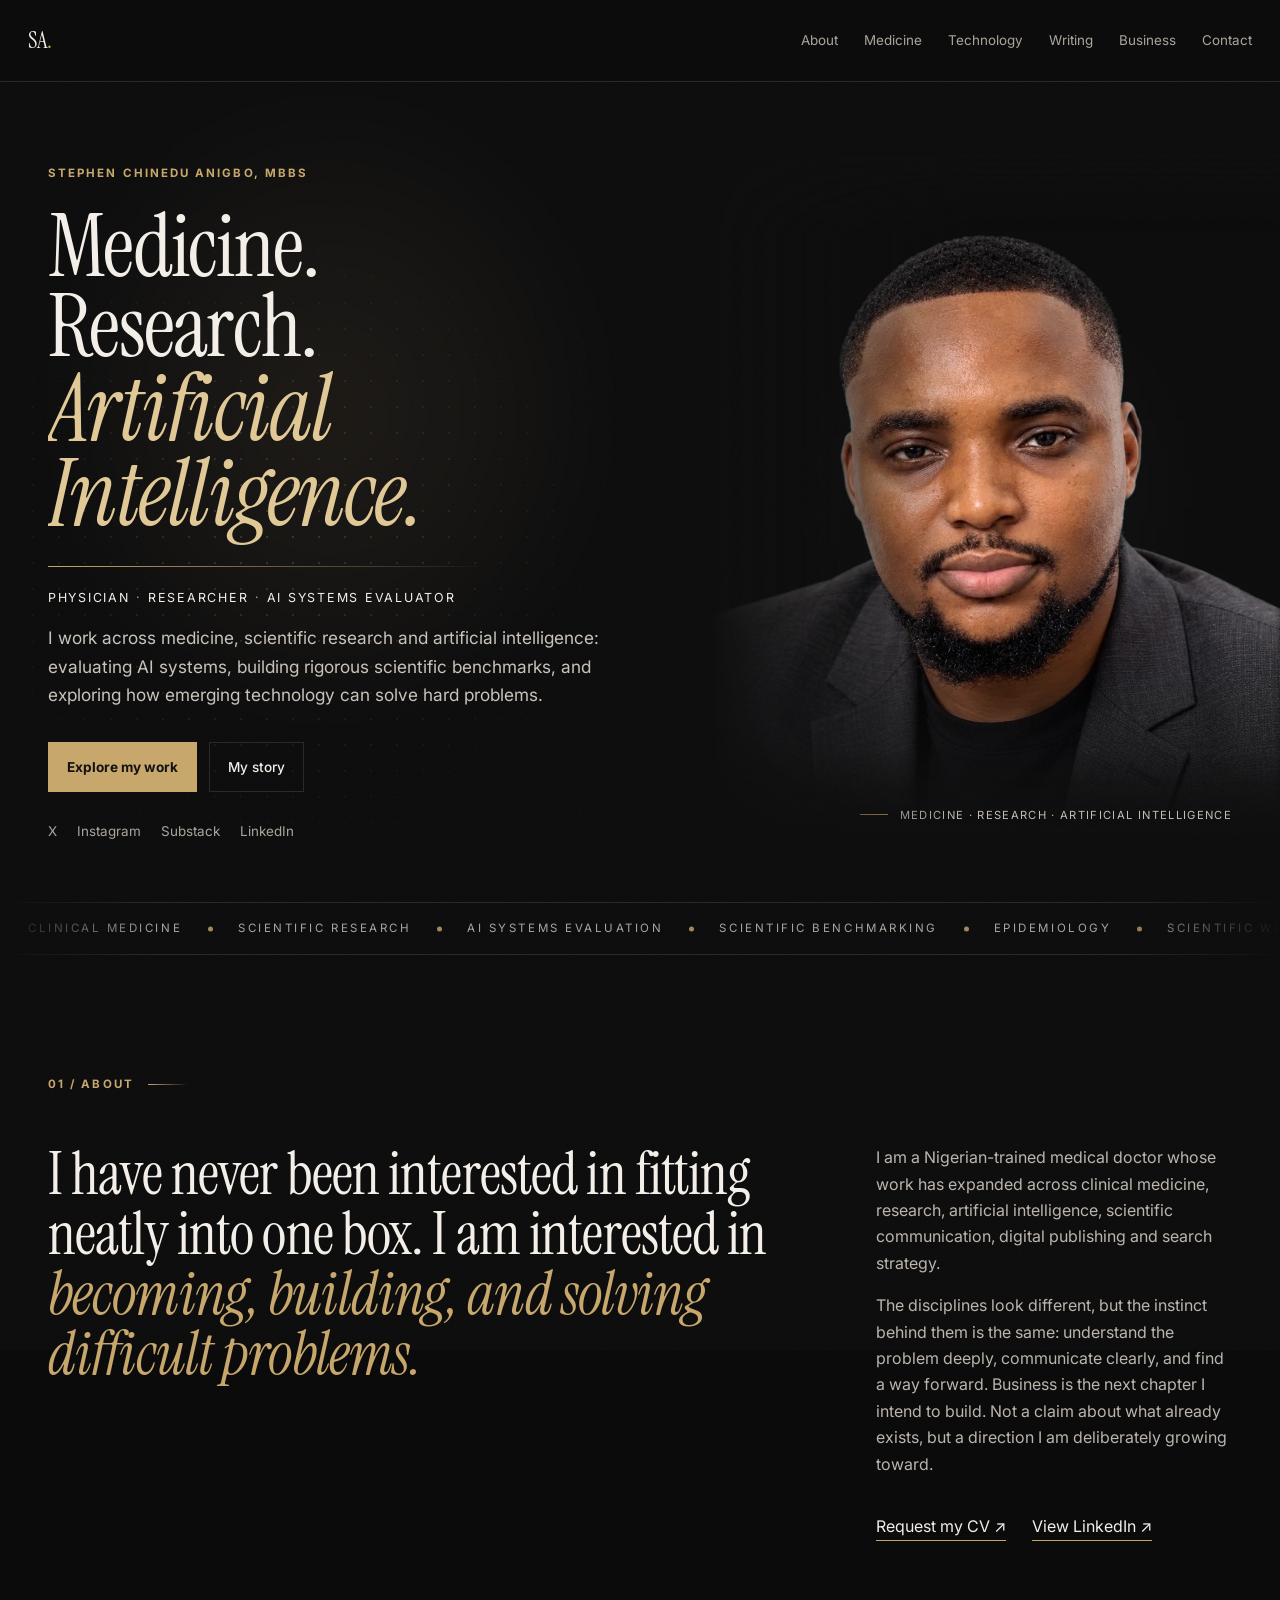
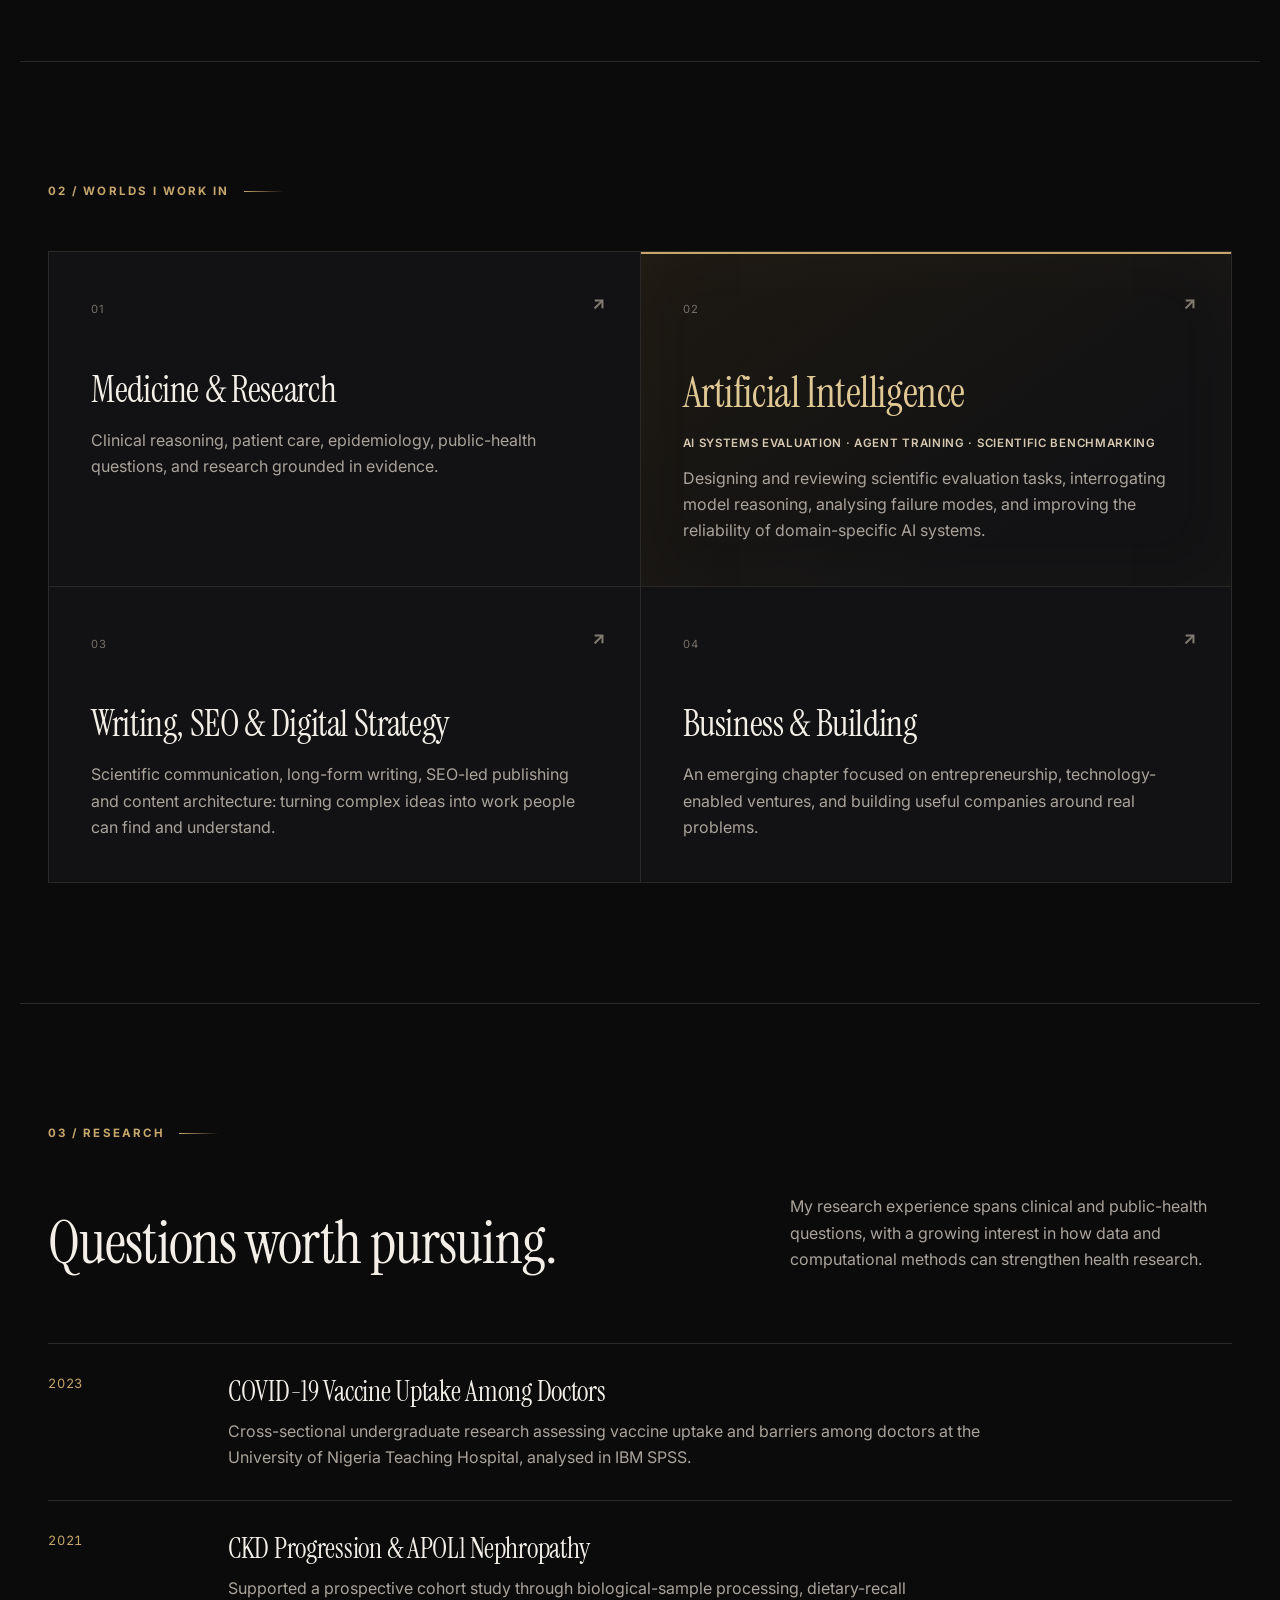
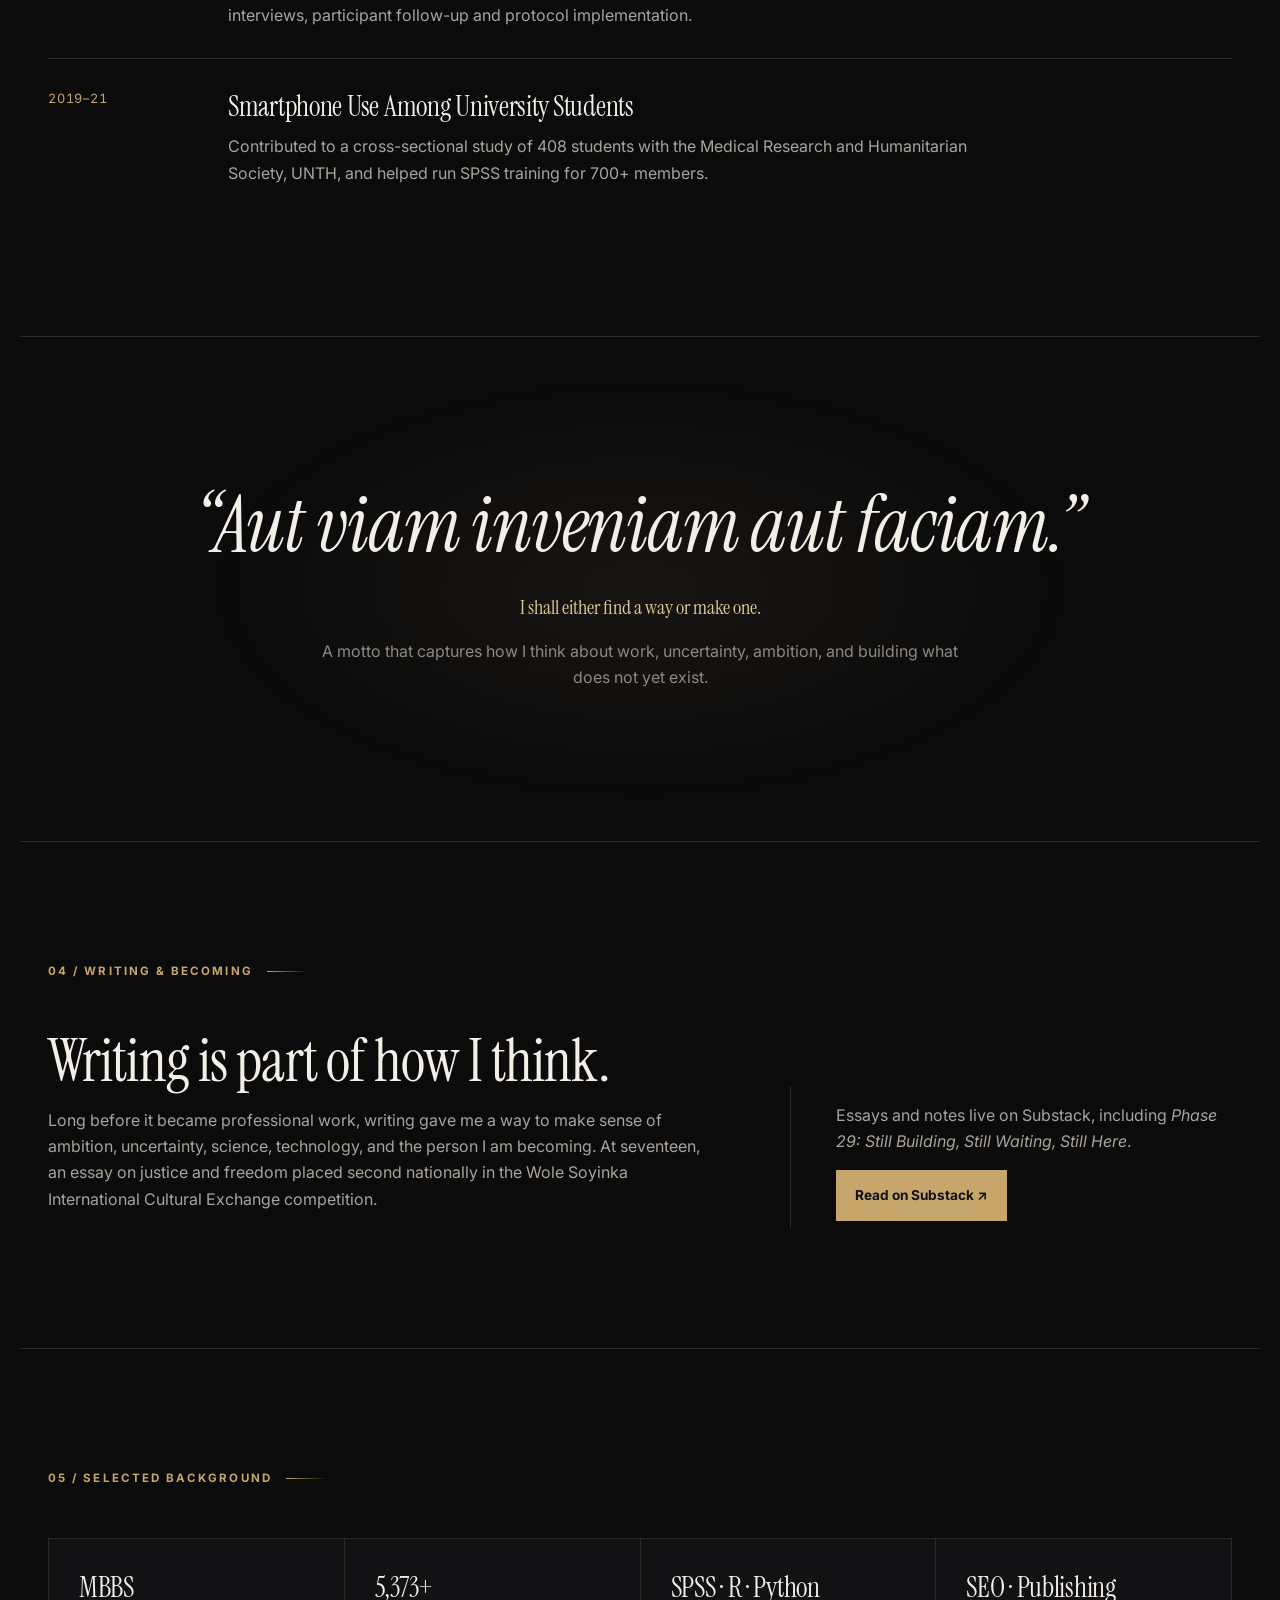
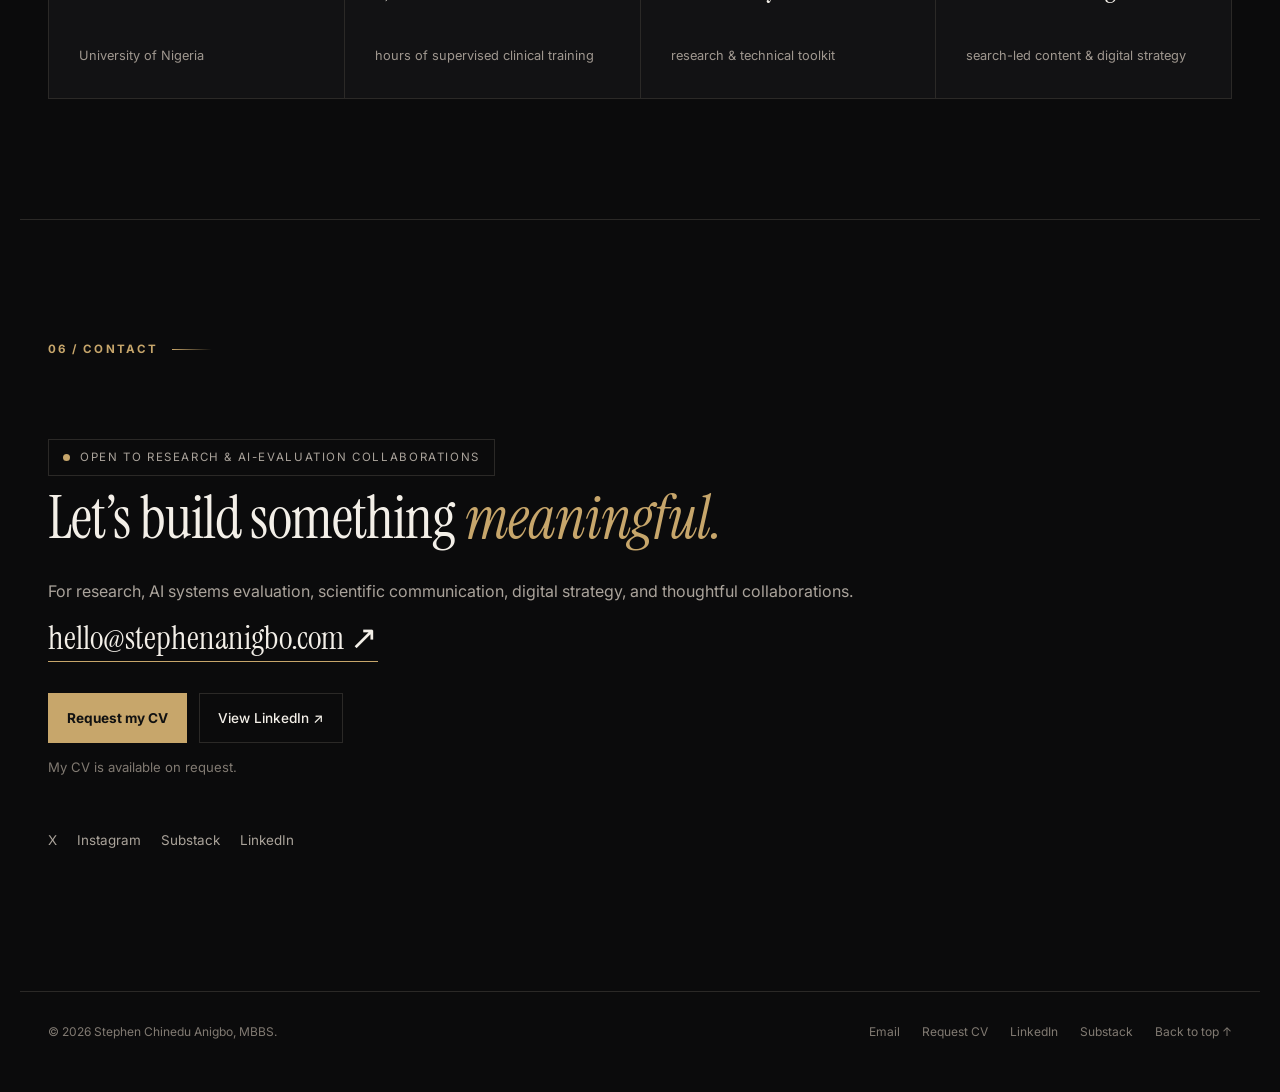
<file: index.html>
<!doctype html>
<html lang="en">
<head>
<meta charset="utf-8">
<meta name="viewport" content="width=device-width,initial-scale=1">
<title>Stephen Chinedu Anigbo, MBBS | Medicine, Research & Artificial Intelligence</title>
<meta name="description" content="Stephen Chinedu Anigbo, MBBS: physician, researcher and AI systems evaluator working across medicine, scientific research and artificial intelligence.">
<meta name="author" content="Stephen Chinedu Anigbo">
<meta name="theme-color" content="#0b0b0c">
<meta name="robots" content="index,follow,max-image-preview:large,max-snippet:-1,max-video-preview:-1">
<meta name="color-scheme" content="dark">
<link rel="canonical" href="https://stephenanigbo.com/">
<meta property="og:type" content="profile">
<meta property="og:site_name" content="Stephen Chinedu Anigbo">
<meta property="og:title" content="Stephen Chinedu Anigbo, MBBS | Medicine, Research & Artificial Intelligence">
<meta property="og:description" content="Stephen Chinedu Anigbo, MBBS: physician, researcher and AI systems evaluator working across medicine, scientific research and artificial intelligence.">
<meta property="og:url" content="https://stephenanigbo.com/">
<meta property="og:image" content="https://stephenanigbo.com/assets/og-image.jpg">
<meta property="og:image:width" content="1200">
<meta property="og:image:height" content="630">
<meta property="og:image:alt" content="Stephen Chinedu Anigbo: Medicine, Research, Artificial Intelligence">
<meta name="twitter:card" content="summary_large_image">
<meta name="twitter:site" content="@stephenanigbo">
<meta name="twitter:title" content="Stephen Chinedu Anigbo, MBBS | Medicine, Research & Artificial Intelligence">
<meta name="twitter:description" content="Stephen Chinedu Anigbo, MBBS: physician, researcher and AI systems evaluator working across medicine, scientific research and artificial intelligence.">
<meta name="twitter:image" content="https://stephenanigbo.com/assets/og-image.jpg">
<link rel="icon" href="favicon.svg" type="image/svg+xml">
<link rel="icon" href="assets/favicon-32.png" sizes="32x32" type="image/png">
<link rel="apple-touch-icon" href="assets/apple-touch-icon.png">
<link rel="preconnect" href="https://fonts.googleapis.com">
<link rel="preconnect" href="https://fonts.gstatic.com" crossorigin>
<link href="https://fonts.googleapis.com/css2?family=Inter:wght@400;500;600;700&family=Instrument+Serif:ital@0;1&display=swap" rel="stylesheet">
<link rel="alternate" type="text/plain" href="https://stephenanigbo.com/llms.txt" title="Machine-readable summary (llms.txt)">
<link rel="alternate" type="text/markdown" href="https://stephenanigbo.com/llms-full.txt" title="Full site content for language models">
<link rel="manifest" href="site.webmanifest">
<link rel="stylesheet" href="styles.css">
<script>document.documentElement.classList.add('js')</script>
<link rel="preload" as="image" href="/assets/stephen-anigbo-portrait.webp" type="image/webp">
<script type="application/ld+json">{"@context": "https://schema.org", "@graph": [{"@type": "WebSite", "@id": "https://stephenanigbo.com/#website", "url": "https://stephenanigbo.com/", "name": "Stephen Chinedu Anigbo", "description": "Personal website of Stephen Chinedu Anigbo, MBBS: physician, researcher and AI systems evaluator.", "inLanguage": "en", "publisher": {"@id": "https://stephenanigbo.com/#person"}}, {"@type": "Person", "@id": "https://stephenanigbo.com/#person", "name": "Stephen Chinedu Anigbo", "givenName": "Stephen", "additionalName": "Chinedu", "familyName": "Anigbo", "honorificSuffix": "MBBS", "url": "https://stephenanigbo.com/", "image": {"@type": "ImageObject", "url": "https://stephenanigbo.com/assets/stephen-anigbo-portrait.jpg", "width": 1060, "height": 1240}, "email": "mailto:hello@stephenanigbo.com", "description": "Nigerian-trained medical doctor, researcher and AI systems evaluator working across clinical medicine, scientific research, artificial intelligence, scientific communication, SEO and digital strategy.", "jobTitle": ["Medical Doctor", "Researcher", "AI Systems Evaluator"], "hasOccupation": [{"@type": "Occupation", "name": "AI Systems Evaluator (Scientific Benchmarking)", "description": "Evaluates advanced AI systems on scientific reasoning: benchmark design, reference solutions, failure-mode analysis and quality assurance.", "occupationLocation": {"@type": "Place", "name": "Remote"}}, {"@type": "Occupation", "name": "Medical Doctor", "description": "Primary, preventive and emergency care; clinical reasoning and research."}], "alumniOf": {"@type": "CollegeOrUniversity", "name": "University of Nigeria, Nsukka", "sameAs": "https://www.unn.edu.ng/"}, "award": "2nd place, Wole Soyinka International Cultural Exchange Essay Competition (2015)", "nationality": {"@type": "Country", "name": "Nigeria"}, "knowsLanguage": "en", "knowsAbout": ["Medicine", "Clinical Research", "Artificial Intelligence", "AI Systems Evaluation", "Scientific Benchmarking", "Scientific Computing", "Epidemiology", "Public Health", "SEO", "Scientific Writing", "Digital Strategy"], "sameAs": ["https://linkedin.com/in/stephen-anigbo-7b8627141", "https://x.com/stephenanigbo", "https://www.instagram.com/_stepheen", "https://open.substack.com/pub/stephenanigbo"]}, {"@type": "ProfilePage", "@id": "https://stephenanigbo.com/#page", "url": "https://stephenanigbo.com/", "name": "Stephen Chinedu Anigbo, MBBS | Medicine, Research & Artificial Intelligence", "isPartOf": {"@id": "https://stephenanigbo.com/#website"}, "mainEntity": {"@id": "https://stephenanigbo.com/#person"}, "dateModified": "2026-10-06", "primaryImageOfPage": "https://stephenanigbo.com/assets/og-image.jpg", "inLanguage": "en"}]}</script>
</head>
<body>
<a class="skip" href="#main">Skip to content</a>
<div class="progress" aria-hidden="true"></div>
<header class="site-header" id="top">
  <a class="brand" href="index.html" aria-label="Stephen Chinedu Anigbo, home">SA<span>.</span></a>
  <button class="menu" aria-expanded="false" aria-controls="nav">Menu</button>
  <nav id="nav" aria-label="Main"><a href="index.html#about">About</a><a href="medicine.html">Medicine</a><a href="technology.html">Technology</a><a href="writing.html">Writing</a><a href="business.html">Business</a><a href="index.html#contact">Contact</a></nav>
</header>
<main id="main">
<section class="hero">
  <div class="hero-copy">
    <p class="eyebrow">Stephen Chinedu Anigbo, MBBS</p>
    <h1><span class="line"><span>Medicine.</span></span><span class="line"><span>Research.</span></span><span class="line"><span class="ai-hero">Artificial Intelligence.</span></span></h1>
    <span class="ai-rule" aria-hidden="true"></span>
    <p class="hero-role" style="margin-top:22px">Physician<i>&middot;</i>Researcher<i>&middot;</i>AI Systems Evaluator</p>
    <p class="lede">I work across medicine, scientific research and artificial intelligence: evaluating AI systems, building rigorous scientific benchmarks, and exploring how emerging technology can solve hard problems.</p>
    <div class="actions"><a class="btn primary" href="#work">Explore my work</a><a class="btn ghost" href="#about">My story</a></div>
    <div class="socials"><a href="https://x.com/stephenanigbo" target="_blank" rel="noopener">X</a><a href="https://www.instagram.com/_stepheen" target="_blank" rel="noopener">Instagram</a><a href="https://open.substack.com/pub/stephenanigbo" target="_blank" rel="noopener">Substack</a><a href="https://linkedin.com/in/stephen-anigbo-7b8627141" target="_blank" rel="noopener">LinkedIn</a></div>
  </div>
  <figure class="portrait-wrap">
    <picture>
      <source srcset="/assets/stephen-anigbo-portrait.webp" type="image/webp">
      <img src="/assets/stephen-anigbo-portrait.jpg" alt="Studio portrait of Stephen Chinedu Anigbo, MBBS, in a charcoal blazer against a dark background" width="1060" height="1240" fetchpriority="high" decoding="async">
    </picture>
    <span class="scan" aria-hidden="true"></span>
    <figcaption>Medicine &middot; Research &middot; Artificial Intelligence</figcaption>
  </figure>
</section>

<div class="ticker" aria-label="Areas of work">
  <div class="ticker-track">
    <ul><li>Clinical Medicine</li><li>Scientific Research</li><li>AI Systems Evaluation</li><li>Scientific Benchmarking</li><li>Epidemiology</li><li>Scientific Writing</li><li>SEO &amp; Digital Strategy</li><li>Building</li></ul>
    <ul aria-hidden="true"><li>Clinical Medicine</li><li>Scientific Research</li><li>AI Systems Evaluation</li><li>Scientific Benchmarking</li><li>Epidemiology</li><li>Scientific Writing</li><li>SEO &amp; Digital Strategy</li><li>Building</li></ul>
  </div>
</div>

<section class="intro section" id="about">
  <div class="section-kicker reveal">01 / About</div>
  <div class="intro-grid">
    <h2 class="reveal">I have never been interested in fitting neatly into one box. I am interested in <em>becoming, building, and solving difficult problems.</em></h2>
    <div class="prose reveal" style="--d:2">
      <p>I am a Nigerian-trained medical doctor whose work has expanded across clinical medicine, research, artificial intelligence, scientific communication, digital publishing and search strategy.</p>
      <p>The disciplines look different, but the instinct behind them is the same: understand the problem deeply, communicate clearly, and find a way forward. Business is the next chapter I intend to build. Not a claim about what already exists, but a direction I am deliberately growing toward.</p>
      <span class="link-row"><a class="text-link" href="mailto:hello@stephenanigbo.com?subject=Request%20for%20Stephen%20Anigbo%27s%20CV&amp;body=Hello%20Stephen%2C%0A%0AI%20came%20across%20your%20website%20and%20would%20like%20to%20request%20a%20copy%20of%20your%20CV.%0A%0AI%20look%20forward%20to%20hearing%20from%20you.%0A%0ABest%20regards%2C">Request my CV &#8599;</a><a class="text-link" href="https://linkedin.com/in/stephen-anigbo-7b8627141" target="_blank" rel="noopener">View LinkedIn &#8599;</a></span>
    </div>
  </div>
</section>

<section class="work section" id="work">
  <div class="section-kicker reveal">02 / Worlds I work in</div>
  <div class="cards">
    <a class="card reveal" style="--d:0" href="medicine.html"><span>01</span><b class="go" aria-hidden="true">&#8599;</b><h3>Medicine &amp; Research</h3><p>Clinical reasoning, patient care, epidemiology, public-health questions, and research grounded in evidence.</p></a>
    <a class="card accent reveal" style="--d:1" href="technology.html"><span>02</span><b class="go" aria-hidden="true">&#8599;</b><h3>Artificial Intelligence</h3><p><strong>AI Systems Evaluation &middot; Agent Training &middot; Scientific Benchmarking</strong>Designing and reviewing scientific evaluation tasks, interrogating model reasoning, analysing failure modes, and improving the reliability of domain-specific AI systems.</p></a>
    <a class="card reveal" style="--d:2" href="writing.html"><span>03</span><b class="go" aria-hidden="true">&#8599;</b><h3>Writing, SEO &amp; Digital Strategy</h3><p>Scientific communication, long-form writing, SEO-led publishing and content architecture: turning complex ideas into work people can find and understand.</p></a>
    <a class="card reveal" style="--d:3" href="business.html"><span>04</span><b class="go" aria-hidden="true">&#8599;</b><h3>Business &amp; Building</h3><p>An emerging chapter focused on entrepreneurship, technology-enabled ventures, and building useful companies around real problems.</p></a>
  </div>
</section>

<section class="research section" id="research">
  <div class="section-kicker reveal">03 / Research</div>
  <div class="research-head"><h2 class="reveal">Questions worth pursuing.</h2><p class="reveal" style="--d:1">My research experience spans clinical and public-health questions, with a growing interest in how data and computational methods can strengthen health research.</p></div>
  <div class="timeline">
    <article class="reveal"><div class="year"><time datetime="2023">2023</time></div><div><h3>COVID-19 Vaccine Uptake Among Doctors</h3><p>Cross-sectional undergraduate research assessing vaccine uptake and barriers among doctors at the University of Nigeria Teaching Hospital, analysed in IBM SPSS.</p></div></article>
    <article class="reveal"><div class="year"><time datetime="2021">2021</time></div><div><h3>CKD Progression &amp; APOL1 Nephropathy</h3><p>Supported a prospective cohort study through biological-sample processing, dietary-recall interviews, participant follow-up and protocol implementation.</p></div></article>
    <article class="reveal"><div class="year"><time datetime="2019">2019</time>&ndash;<time datetime="2021">21</time></div><div><h3>Smartphone Use Among University Students</h3><p>Contributed to a cross-sectional study of 408 students with the Medical Research and Humanitarian Society, UNTH, and helped run SPSS training for 700+ members.</p></div></article>
  </div>
</section>

<section class="statement section">
  <p class="quote reveal">&ldquo;Aut viam inveniam aut faciam.&rdquo;</p>
  <p class="quote-translation reveal" style="--d:1">I shall either find a way or make one.</p>
  <p class="quote-note reveal" style="--d:2">A motto that captures how I think about work, uncertainty, ambition, and building what does not yet exist.</p>
</section>

<section class="writing section" id="writing">
  <div class="section-kicker reveal">04 / Writing &amp; becoming</div>
  <div class="writing-grid">
    <div class="reveal"><h2>Writing is part of how I think.</h2><p>Long before it became professional work, writing gave me a way to make sense of ambition, uncertainty, science, technology, and the person I am becoming. At seventeen, an essay on justice and freedom placed second nationally in the Wole Soyinka International Cultural Exchange competition.</p></div>
    <div class="writing-cta reveal" style="--d:1"><p>Essays and notes live on Substack, including <em>Phase 29: Still Building, Still Waiting, Still Here</em>.</p><a class="btn primary" href="https://open.substack.com/pub/stephenanigbo" target="_blank" rel="noopener">Read on Substack &#8599;</a></div>
  </div>
</section>

<section class="credentials section" id="background">
  <div class="section-kicker reveal">05 / Selected background</div>
  <div class="facts">
    <div class="reveal" style="--d:0"><strong>MBBS</strong><span>University of Nigeria</span></div>
    <div class="reveal" style="--d:1"><strong data-count="6000" data-suffix="+">6,000+</strong><span>hours of supervised clinical training</span></div>
    <div class="reveal" style="--d:2"><strong>SPSS &middot; R &middot; Python</strong><span>research &amp; technical toolkit</span></div>
    <div class="reveal" style="--d:3"><strong>SEO &middot; Publishing</strong><span>search-led content &amp; digital strategy</span></div>
  </div>
</section>

<section class="contact section" id="contact">
  <div class="section-kicker reveal">06 / Contact</div>
  <p class="status reveal"><i aria-hidden="true"></i>Open to research &amp; AI-evaluation collaborations</p>
  <h2 class="reveal">Let&rsquo;s build something <em>meaningful.</em></h2>
  <p class="reveal">For research, AI systems evaluation, scientific communication, digital strategy, and thoughtful collaborations.</p>
  <a class="email reveal" href="mailto:hello@stephenanigbo.com?subject=Inquiry%20via%20stephenanigbo.com&amp;body=Hello%20Stephen%2C%0A%0AI%20came%20across%20your%20website%20and%20wanted%20to%20get%20in%20touch%20regarding%3A%0A%0A%5BPlease%20add%20your%20message%20here%5D%0A%0ABest%20regards%2C">hello@stephenanigbo.com &#8599;</a>
  <div class="actions reveal"><a class="btn primary" href="mailto:hello@stephenanigbo.com?subject=Request%20for%20Stephen%20Anigbo%27s%20CV&amp;body=Hello%20Stephen%2C%0A%0AI%20came%20across%20your%20website%20and%20would%20like%20to%20request%20a%20copy%20of%20your%20CV.%0A%0AI%20look%20forward%20to%20hearing%20from%20you.%0A%0ABest%20regards%2C">Request my CV</a><a class="btn ghost" href="https://linkedin.com/in/stephen-anigbo-7b8627141" target="_blank" rel="noopener">View LinkedIn &#8599;</a></div>
  <p class="cv-note reveal">My CV is available on request.</p>
  <div class="footer-socials reveal"><a href="https://x.com/stephenanigbo" target="_blank" rel="noopener">X</a><a href="https://www.instagram.com/_stepheen" target="_blank" rel="noopener">Instagram</a><a href="https://open.substack.com/pub/stephenanigbo" target="_blank" rel="noopener">Substack</a><a href="https://linkedin.com/in/stephen-anigbo-7b8627141" target="_blank" rel="noopener">LinkedIn</a></div>
</section>
</main>
<footer>
  <span>&copy; <span id="year"></span> Stephen Chinedu Anigbo, MBBS.</span>
  <span class="foot-links"><a href="mailto:hello@stephenanigbo.com?subject=Inquiry%20via%20stephenanigbo.com&amp;body=Hello%20Stephen%2C%0A%0AI%20came%20across%20your%20website%20and%20wanted%20to%20get%20in%20touch%20regarding%3A%0A%0A%5BPlease%20add%20your%20message%20here%5D%0A%0ABest%20regards%2C">Email</a><a href="mailto:hello@stephenanigbo.com?subject=Request%20for%20Stephen%20Anigbo%27s%20CV&amp;body=Hello%20Stephen%2C%0A%0AI%20came%20across%20your%20website%20and%20would%20like%20to%20request%20a%20copy%20of%20your%20CV.%0A%0AI%20look%20forward%20to%20hearing%20from%20you.%0A%0ABest%20regards%2C">Request CV</a><a href="https://linkedin.com/in/stephen-anigbo-7b8627141" target="_blank" rel="noopener">LinkedIn</a><a href="https://open.substack.com/pub/stephenanigbo" target="_blank" rel="noopener">Substack</a><a href="#top">Back to top &uarr;</a></span>
</footer>
<script src="script.js"></script>
</body>
</html>
</file>
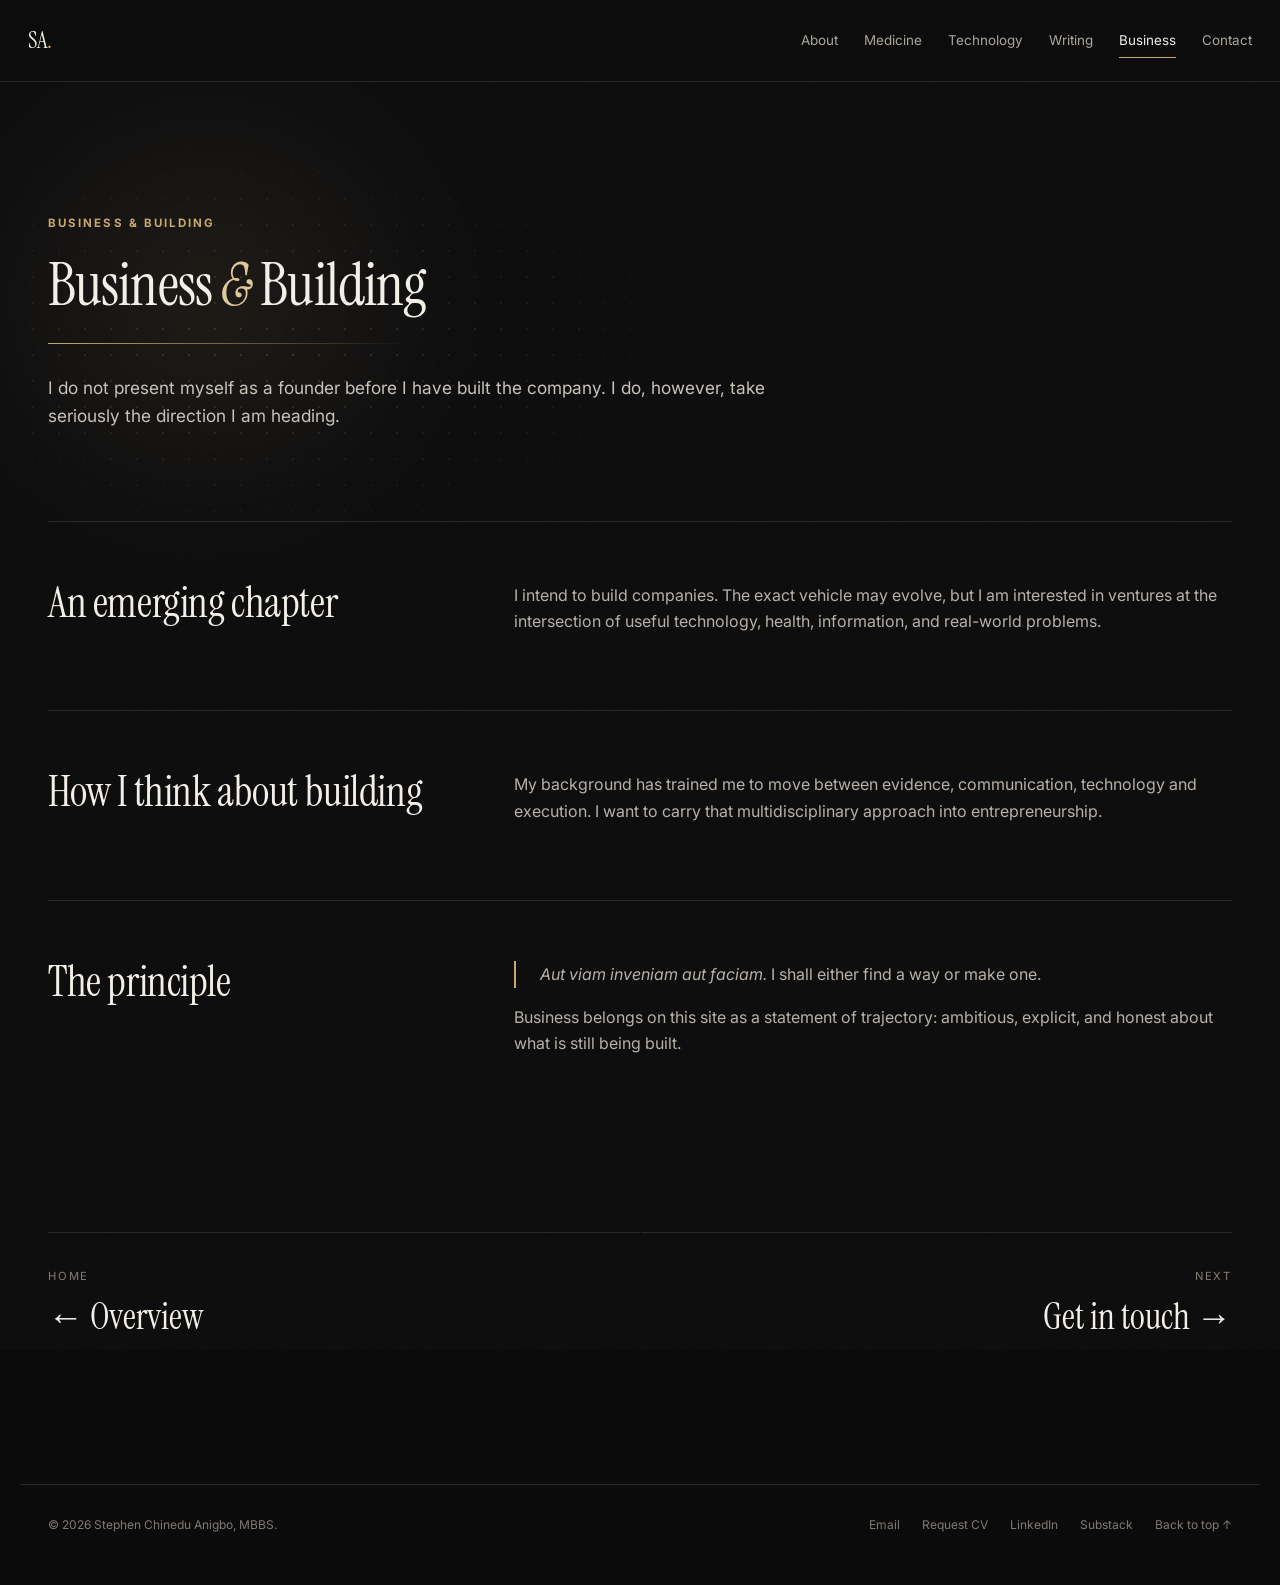
<file: business.html>
<!doctype html>
<html lang="en">
<head>
<meta charset="utf-8">
<meta name="viewport" content="width=device-width,initial-scale=1">
<title>Business & Building | Stephen Chinedu Anigbo</title>
<meta name="description" content="Stephen Chinedu Anigbo on entrepreneurship and building technology-enabled ventures in health and information.">
<meta name="author" content="Stephen Chinedu Anigbo">
<meta name="theme-color" content="#0b0b0c">
<meta name="robots" content="index,follow,max-image-preview:large,max-snippet:-1,max-video-preview:-1">
<meta name="color-scheme" content="dark">
<link rel="canonical" href="https://stephenanigbo.com/business.html">
<meta property="og:type" content="website">
<meta property="og:site_name" content="Stephen Chinedu Anigbo">
<meta property="og:title" content="Business & Building | Stephen Chinedu Anigbo">
<meta property="og:description" content="Stephen Chinedu Anigbo on entrepreneurship and building technology-enabled ventures in health and information.">
<meta property="og:url" content="https://stephenanigbo.com/business.html">
<meta property="og:image" content="https://stephenanigbo.com/assets/og-image.jpg">
<meta property="og:image:width" content="1200">
<meta property="og:image:height" content="630">
<meta property="og:image:alt" content="Stephen Chinedu Anigbo: Medicine, Research, Artificial Intelligence">
<meta name="twitter:card" content="summary_large_image">
<meta name="twitter:site" content="@stephenanigbo">
<meta name="twitter:title" content="Business & Building | Stephen Chinedu Anigbo">
<meta name="twitter:description" content="Stephen Chinedu Anigbo on entrepreneurship and building technology-enabled ventures in health and information.">
<meta name="twitter:image" content="https://stephenanigbo.com/assets/og-image.jpg">
<link rel="icon" href="favicon.svg" type="image/svg+xml">
<link rel="icon" href="assets/favicon-32.png" sizes="32x32" type="image/png">
<link rel="apple-touch-icon" href="assets/apple-touch-icon.png">
<link rel="preconnect" href="https://fonts.googleapis.com">
<link rel="preconnect" href="https://fonts.gstatic.com" crossorigin>
<link href="https://fonts.googleapis.com/css2?family=Inter:wght@400;500;600;700&family=Instrument+Serif:ital@0;1&display=swap" rel="stylesheet">
<link rel="alternate" type="text/plain" href="https://stephenanigbo.com/llms.txt" title="Machine-readable summary (llms.txt)">
<link rel="alternate" type="text/markdown" href="https://stephenanigbo.com/llms-full.txt" title="Full site content for language models">
<link rel="manifest" href="site.webmanifest">
<link rel="stylesheet" href="styles.css">
<script>document.documentElement.classList.add('js')</script>
<script type="application/ld+json">{"@context": "https://schema.org", "@graph": [{"@type": "WebPage", "@id": "https://stephenanigbo.com/business.html#page", "url": "https://stephenanigbo.com/business.html", "name": "Business & Building | Stephen Chinedu Anigbo", "description": "Stephen Chinedu Anigbo on entrepreneurship and the companies he intends to build.", "isPartOf": {"@id": "https://stephenanigbo.com/#website"}, "about": {"@id": "https://stephenanigbo.com/#person"}, "author": {"@id": "https://stephenanigbo.com/#person"}, "dateModified": "2026-10-06", "inLanguage": "en", "primaryImageOfPage": "https://stephenanigbo.com/assets/og-image.jpg"}, {"@type": "BreadcrumbList", "itemListElement": [{"@type": "ListItem", "position": 1, "name": "Home", "item": "https://stephenanigbo.com/"}, {"@type": "ListItem", "position": 2, "name": "Business & Building", "item": "https://stephenanigbo.com/business.html"}]}]}</script>
</head>
<body>
<a class="skip" href="#main">Skip to content</a>
<div class="progress" aria-hidden="true"></div>
<header class="site-header" id="top">
  <a class="brand" href="index.html" aria-label="Stephen Chinedu Anigbo, home">SA<span>.</span></a>
  <button class="menu" aria-expanded="false" aria-controls="nav">Menu</button>
  <nav id="nav" aria-label="Main"><a href="index.html#about">About</a><a href="medicine.html">Medicine</a><a href="technology.html">Technology</a><a href="writing.html">Writing</a><a href="business.html" aria-current="page">Business</a><a href="index.html#contact">Contact</a></nav>
</header>
<main id="main">
<section class="page-hero">
  <p class="eyebrow">Business &amp; Building</p>
  <h1>Business <em>&amp;</em> Building</h1>
  <span class="ai-rule" aria-hidden="true"></span>
  <p class="lede">I do not present myself as a founder before I have built the company. I do, however, take seriously the direction I am heading.</p>
</section>
<div class="page-body">
<section class="page-grid reveal"><h2>An emerging chapter</h2><div><p>I intend to build companies. The exact vehicle may evolve, but I am interested in ventures at the intersection of useful technology, health, information, and real-world problems.</p></div></section>
<section class="page-grid reveal"><h2>How I think about building</h2><div><p>My background has trained me to move between evidence, communication, technology and execution. I want to carry that multidisciplinary approach into entrepreneurship.</p></div></section>
<section class="page-grid reveal"><h2>The principle</h2><div><p class="note"><em>Aut viam inveniam aut faciam.</em> I shall either find a way or make one.</p><p>Business belongs on this site as a statement of trajectory: ambitious, explicit, and honest about what is still being built.</p></div></section>
</div>
<nav class="pager reveal" aria-label="More pages"><a href="index.html"><small>Home</small><span>&larr; Overview</span></a><a href="index.html#contact"><small>Next</small><span>Get in touch &rarr;</span></a></nav>
</main>
<footer>
  <span>&copy; <span id="year"></span> Stephen Chinedu Anigbo, MBBS.</span>
  <span class="foot-links"><a href="mailto:hello@stephenanigbo.com?subject=Inquiry%20via%20stephenanigbo.com&amp;body=Hello%20Stephen%2C%0A%0AI%20came%20across%20your%20website%20and%20wanted%20to%20get%20in%20touch%20regarding%3A%0A%0A%5BPlease%20add%20your%20message%20here%5D%0A%0ABest%20regards%2C">Email</a><a href="mailto:hello@stephenanigbo.com?subject=Request%20for%20Stephen%20Anigbo%27s%20CV&amp;body=Hello%20Stephen%2C%0A%0AI%20came%20across%20your%20website%20and%20would%20like%20to%20request%20a%20copy%20of%20your%20CV.%0A%0AI%20look%20forward%20to%20hearing%20from%20you.%0A%0ABest%20regards%2C">Request CV</a><a href="https://linkedin.com/in/stephen-anigbo-7b8627141" target="_blank" rel="noopener">LinkedIn</a><a href="https://open.substack.com/pub/stephenanigbo" target="_blank" rel="noopener">Substack</a><a href="#top">Back to top &uarr;</a></span>
</footer>
<script src="script.js"></script>
</body>
</html>
</file>
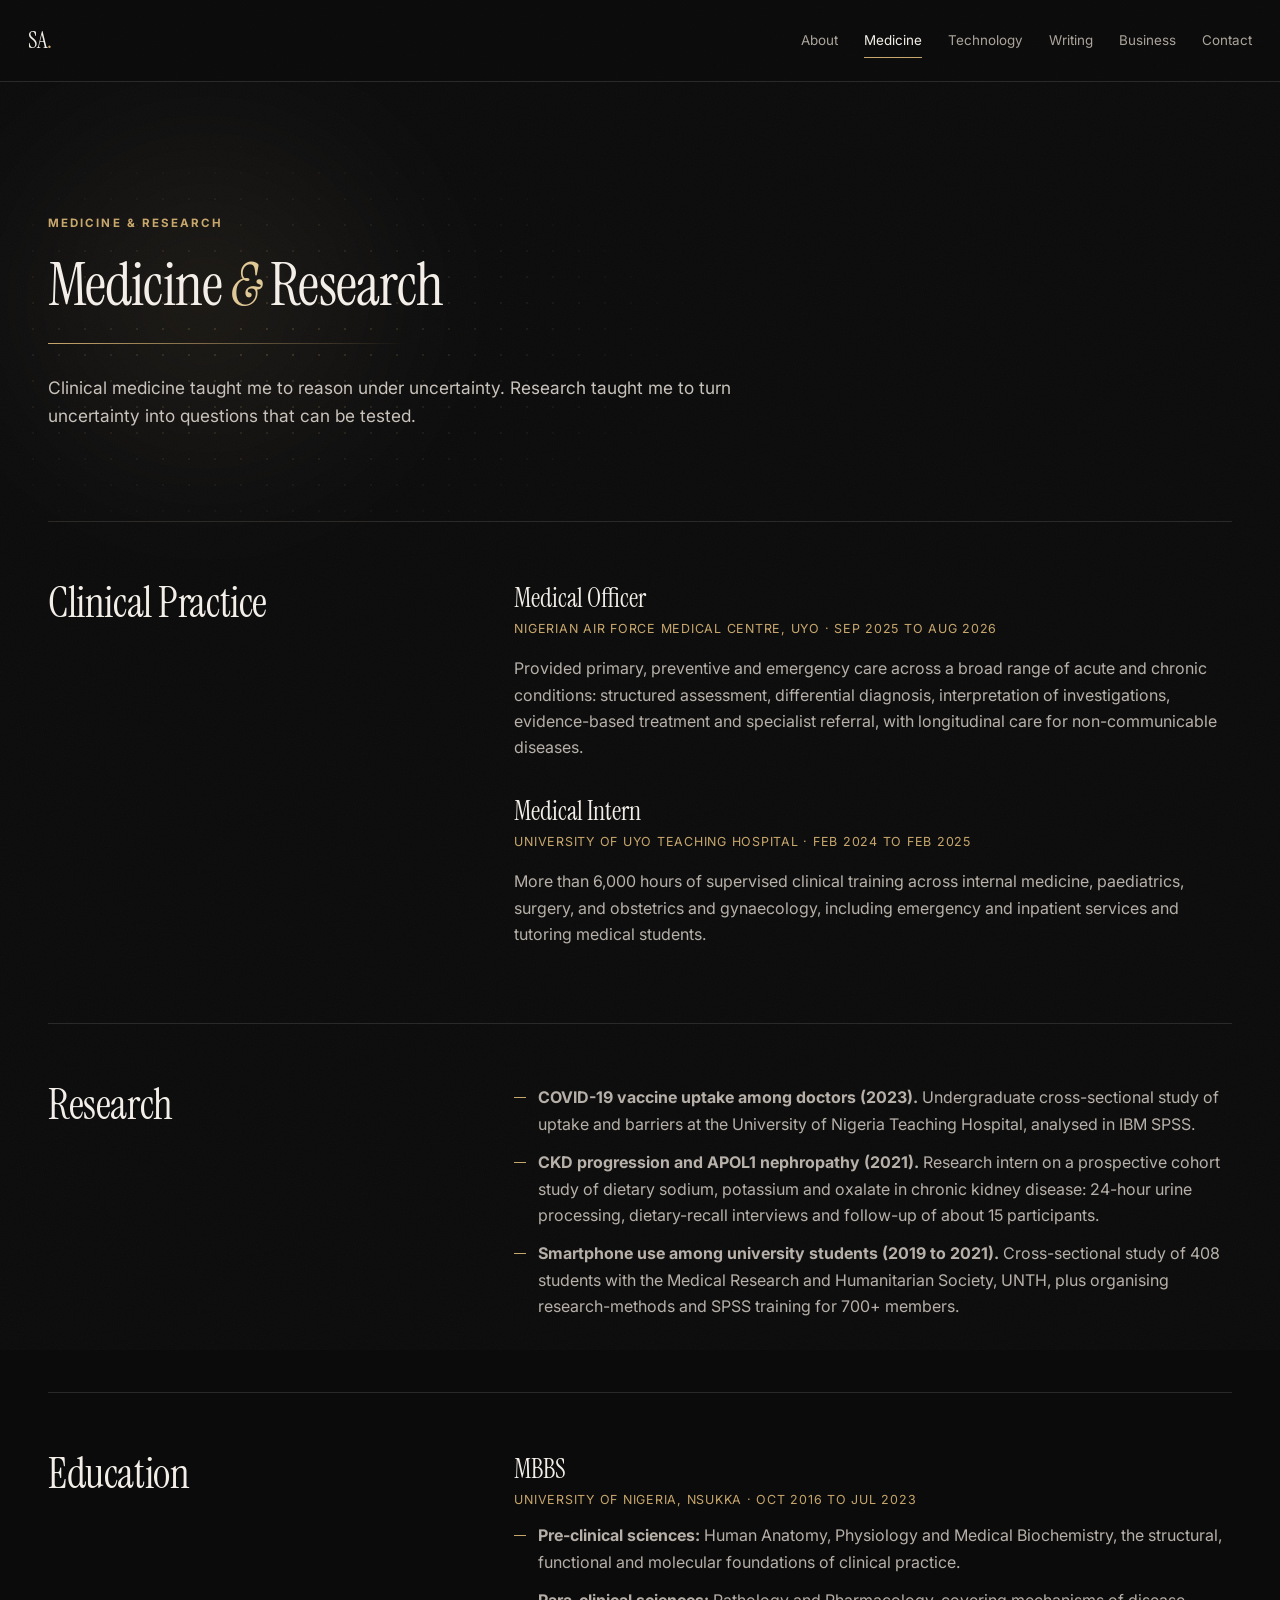
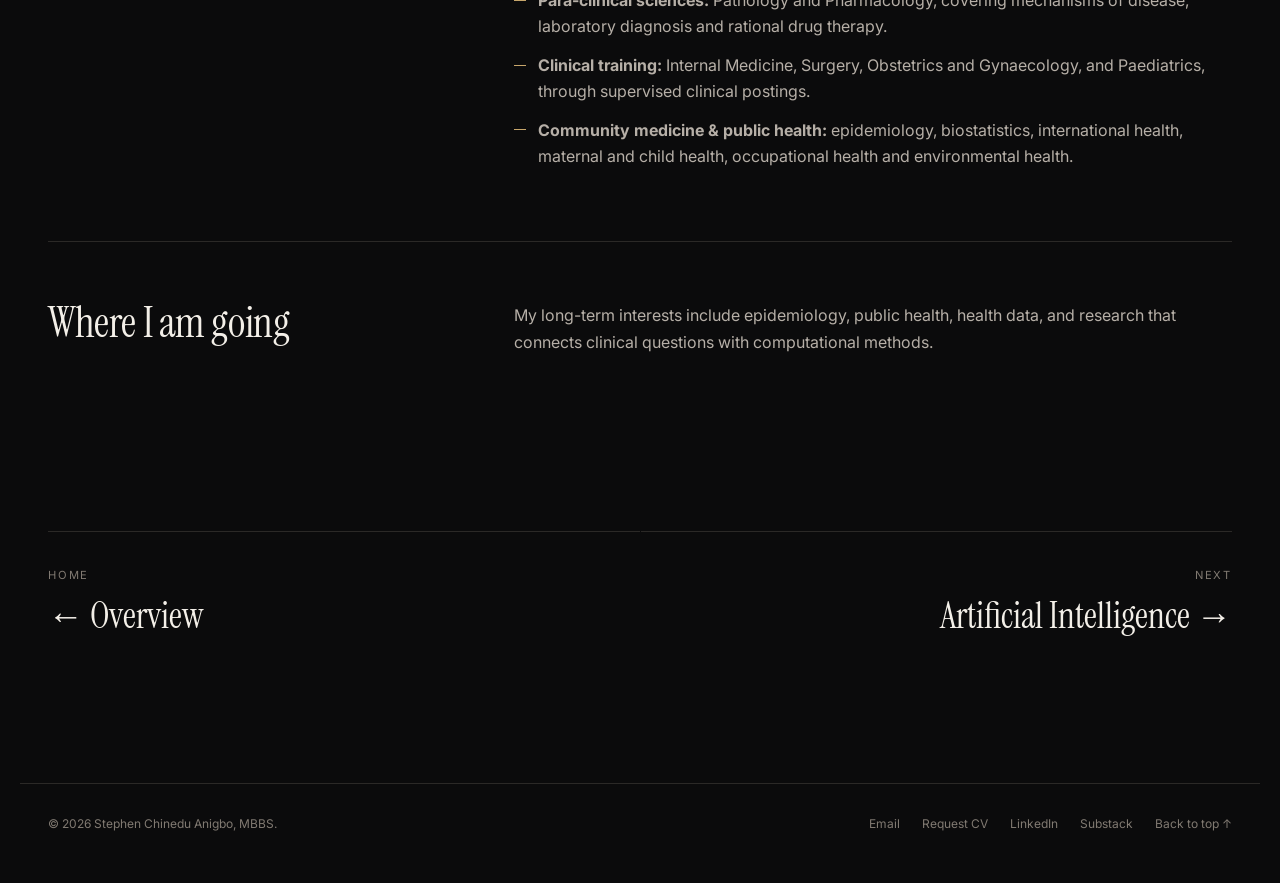
<file: medicine.html>
<!doctype html>
<html lang="en">
<head>
<meta charset="utf-8">
<meta name="viewport" content="width=device-width,initial-scale=1">
<title>Medicine & Research | Stephen Chinedu Anigbo</title>
<meta name="description" content="Clinical practice, research and education of Stephen Chinedu Anigbo, MBBS, a medical doctor based in Uyo, Nigeria.">
<meta name="author" content="Stephen Chinedu Anigbo">
<meta name="theme-color" content="#0b0b0c">
<meta name="robots" content="index,follow,max-image-preview:large,max-snippet:-1,max-video-preview:-1">
<meta name="color-scheme" content="dark">
<link rel="canonical" href="https://stephenanigbo.com/medicine.html">
<meta property="og:type" content="website">
<meta property="og:site_name" content="Stephen Chinedu Anigbo">
<meta property="og:title" content="Medicine & Research | Stephen Chinedu Anigbo">
<meta property="og:description" content="Clinical practice, research and education of Stephen Chinedu Anigbo, MBBS, a medical doctor based in Uyo, Nigeria.">
<meta property="og:url" content="https://stephenanigbo.com/medicine.html">
<meta property="og:image" content="https://stephenanigbo.com/assets/og-image.jpg">
<meta property="og:image:width" content="1200">
<meta property="og:image:height" content="630">
<meta property="og:image:alt" content="Stephen Chinedu Anigbo: Medicine, Research, Artificial Intelligence">
<meta name="twitter:card" content="summary_large_image">
<meta name="twitter:site" content="@stephenanigbo">
<meta name="twitter:title" content="Medicine & Research | Stephen Chinedu Anigbo">
<meta name="twitter:description" content="Clinical practice, research and education of Stephen Chinedu Anigbo, MBBS, a medical doctor based in Uyo, Nigeria.">
<meta name="twitter:image" content="https://stephenanigbo.com/assets/og-image.jpg">
<link rel="icon" href="favicon.svg" type="image/svg+xml">
<link rel="icon" href="assets/favicon-32.png" sizes="32x32" type="image/png">
<link rel="apple-touch-icon" href="assets/apple-touch-icon.png">
<link rel="preconnect" href="https://fonts.googleapis.com">
<link rel="preconnect" href="https://fonts.gstatic.com" crossorigin>
<link href="https://fonts.googleapis.com/css2?family=Inter:wght@400;500;600;700&family=Instrument+Serif:ital@0;1&display=swap" rel="stylesheet">
<link rel="alternate" type="text/plain" href="https://stephenanigbo.com/llms.txt" title="Machine-readable summary (llms.txt)">
<link rel="alternate" type="text/markdown" href="https://stephenanigbo.com/llms-full.txt" title="Full site content for language models">
<link rel="manifest" href="site.webmanifest">
<link rel="stylesheet" href="styles.css">
<script>document.documentElement.classList.add('js')</script>
<script type="application/ld+json">{"@context": "https://schema.org", "@graph": [{"@type": "WebPage", "@id": "https://stephenanigbo.com/medicine.html#page", "url": "https://stephenanigbo.com/medicine.html", "name": "Medicine & Research | Stephen Chinedu Anigbo", "description": "Clinical practice, research and education of Stephen Chinedu Anigbo, MBBS.", "isPartOf": {"@id": "https://stephenanigbo.com/#website"}, "about": {"@id": "https://stephenanigbo.com/#person"}, "author": {"@id": "https://stephenanigbo.com/#person"}, "dateModified": "2026-10-06", "inLanguage": "en", "primaryImageOfPage": "https://stephenanigbo.com/assets/og-image.jpg"}, {"@type": "BreadcrumbList", "itemListElement": [{"@type": "ListItem", "position": 1, "name": "Home", "item": "https://stephenanigbo.com/"}, {"@type": "ListItem", "position": 2, "name": "Medicine & Research", "item": "https://stephenanigbo.com/medicine.html"}]}]}</script>
</head>
<body>
<a class="skip" href="#main">Skip to content</a>
<div class="progress" aria-hidden="true"></div>
<header class="site-header" id="top">
  <a class="brand" href="index.html" aria-label="Stephen Chinedu Anigbo, home">SA<span>.</span></a>
  <button class="menu" aria-expanded="false" aria-controls="nav">Menu</button>
  <nav id="nav" aria-label="Main"><a href="index.html#about">About</a><a href="medicine.html" aria-current="page">Medicine</a><a href="technology.html">Technology</a><a href="writing.html">Writing</a><a href="business.html">Business</a><a href="index.html#contact">Contact</a></nav>
</header>
<main id="main">
<section class="page-hero">
  <p class="eyebrow">Medicine &amp; Research</p>
  <h1>Medicine <em>&amp;</em> Research</h1>
  <span class="ai-rule" aria-hidden="true"></span>
  <p class="lede">Clinical medicine taught me to reason under uncertainty. Research taught me to turn uncertainty into questions that can be tested.</p>
</section>
<div class="page-body">
<section class="page-grid reveal"><h2>Clinical Practice</h2><div>
<div class="role"><h3>Medical Officer</h3><span class="meta">Nigerian Air Force Medical Centre, Uyo &middot; <time datetime="2025-09">Sep 2025</time> to <time datetime="2026-08">Aug 2026</time></span>
<p>Provided primary, preventive and emergency care across a broad range of acute and chronic conditions: structured assessment, differential diagnosis, interpretation of investigations, evidence-based treatment and specialist referral, with longitudinal care for non-communicable diseases.</p></div>
<div class="role"><h3>Medical Intern</h3><span class="meta">University of Uyo Teaching Hospital &middot; <time datetime="2024-02">Feb 2024</time> to <time datetime="2025-02">Feb 2025</time></span>
<p>More than 6,000 hours of supervised clinical training across internal medicine, paediatrics, surgery, and obstetrics and gynaecology, including emergency and inpatient services and tutoring medical students.</p></div></div></section>
<section class="page-grid reveal"><h2>Research</h2><div><ul>
<li><strong>COVID-19 vaccine uptake among doctors (2023).</strong> Undergraduate cross-sectional study of uptake and barriers at the University of Nigeria Teaching Hospital, analysed in IBM SPSS.</li>
<li><strong>CKD progression and APOL1 nephropathy (2021).</strong> Research intern on a prospective cohort study of dietary sodium, potassium and oxalate in chronic kidney disease: 24-hour urine processing, dietary-recall interviews and follow-up of about 15 participants.</li>
<li><strong>Smartphone use among university students (2019 to 2021).</strong> Cross-sectional study of 408 students with the Medical Research and Humanitarian Society, UNTH, plus organising research-methods and SPSS training for 700+ members.</li>
</ul></div></section>
<section class="page-grid reveal"><h2>Education</h2><div><div class="role"><h3>MBBS</h3><span class="meta">University of Nigeria, Nsukka &middot; <time datetime="2016-10">Oct 2016</time> to <time datetime="2023-07">Jul 2023</time></span>
<ul>
<li><strong>Pre-clinical sciences:</strong> Human Anatomy, Physiology and Medical Biochemistry, the structural, functional and molecular foundations of clinical practice.</li>
<li><strong>Para-clinical sciences:</strong> Pathology and Pharmacology, covering mechanisms of disease, laboratory diagnosis and rational drug therapy.</li>
<li><strong>Clinical training:</strong> Internal Medicine, Surgery, Obstetrics and Gynaecology, and Paediatrics, through supervised clinical postings.</li>
<li><strong>Community medicine &amp; public health:</strong> epidemiology, biostatistics, international health, maternal and child health, occupational health and environmental health.</li>
</ul></div></div></section>
<section class="page-grid reveal"><h2>Where I am going</h2><div><p>My long-term interests include epidemiology, public health, health data, and research that connects clinical questions with computational methods.</p></div></section>
</div>
<nav class="pager reveal" aria-label="More pages"><a href="index.html"><small>Home</small><span>&larr; Overview</span></a><a href="technology.html"><small>Next</small><span>Artificial Intelligence &rarr;</span></a></nav>
</main>
<footer>
  <span>&copy; <span id="year"></span> Stephen Chinedu Anigbo, MBBS.</span>
  <span class="foot-links"><a href="mailto:hello@stephenanigbo.com?subject=Inquiry%20via%20stephenanigbo.com&amp;body=Hello%20Stephen%2C%0A%0AI%20came%20across%20your%20website%20and%20wanted%20to%20get%20in%20touch%20regarding%3A%0A%0A%5BPlease%20add%20your%20message%20here%5D%0A%0ABest%20regards%2C">Email</a><a href="mailto:hello@stephenanigbo.com?subject=Request%20for%20Stephen%20Anigbo%27s%20CV&amp;body=Hello%20Stephen%2C%0A%0AI%20came%20across%20your%20website%20and%20would%20like%20to%20request%20a%20copy%20of%20your%20CV.%0A%0AI%20look%20forward%20to%20hearing%20from%20you.%0A%0ABest%20regards%2C">Request CV</a><a href="https://linkedin.com/in/stephen-anigbo-7b8627141" target="_blank" rel="noopener">LinkedIn</a><a href="https://open.substack.com/pub/stephenanigbo" target="_blank" rel="noopener">Substack</a><a href="#top">Back to top &uarr;</a></span>
</footer>
<script src="script.js"></script>
</body>
</html>
</file>
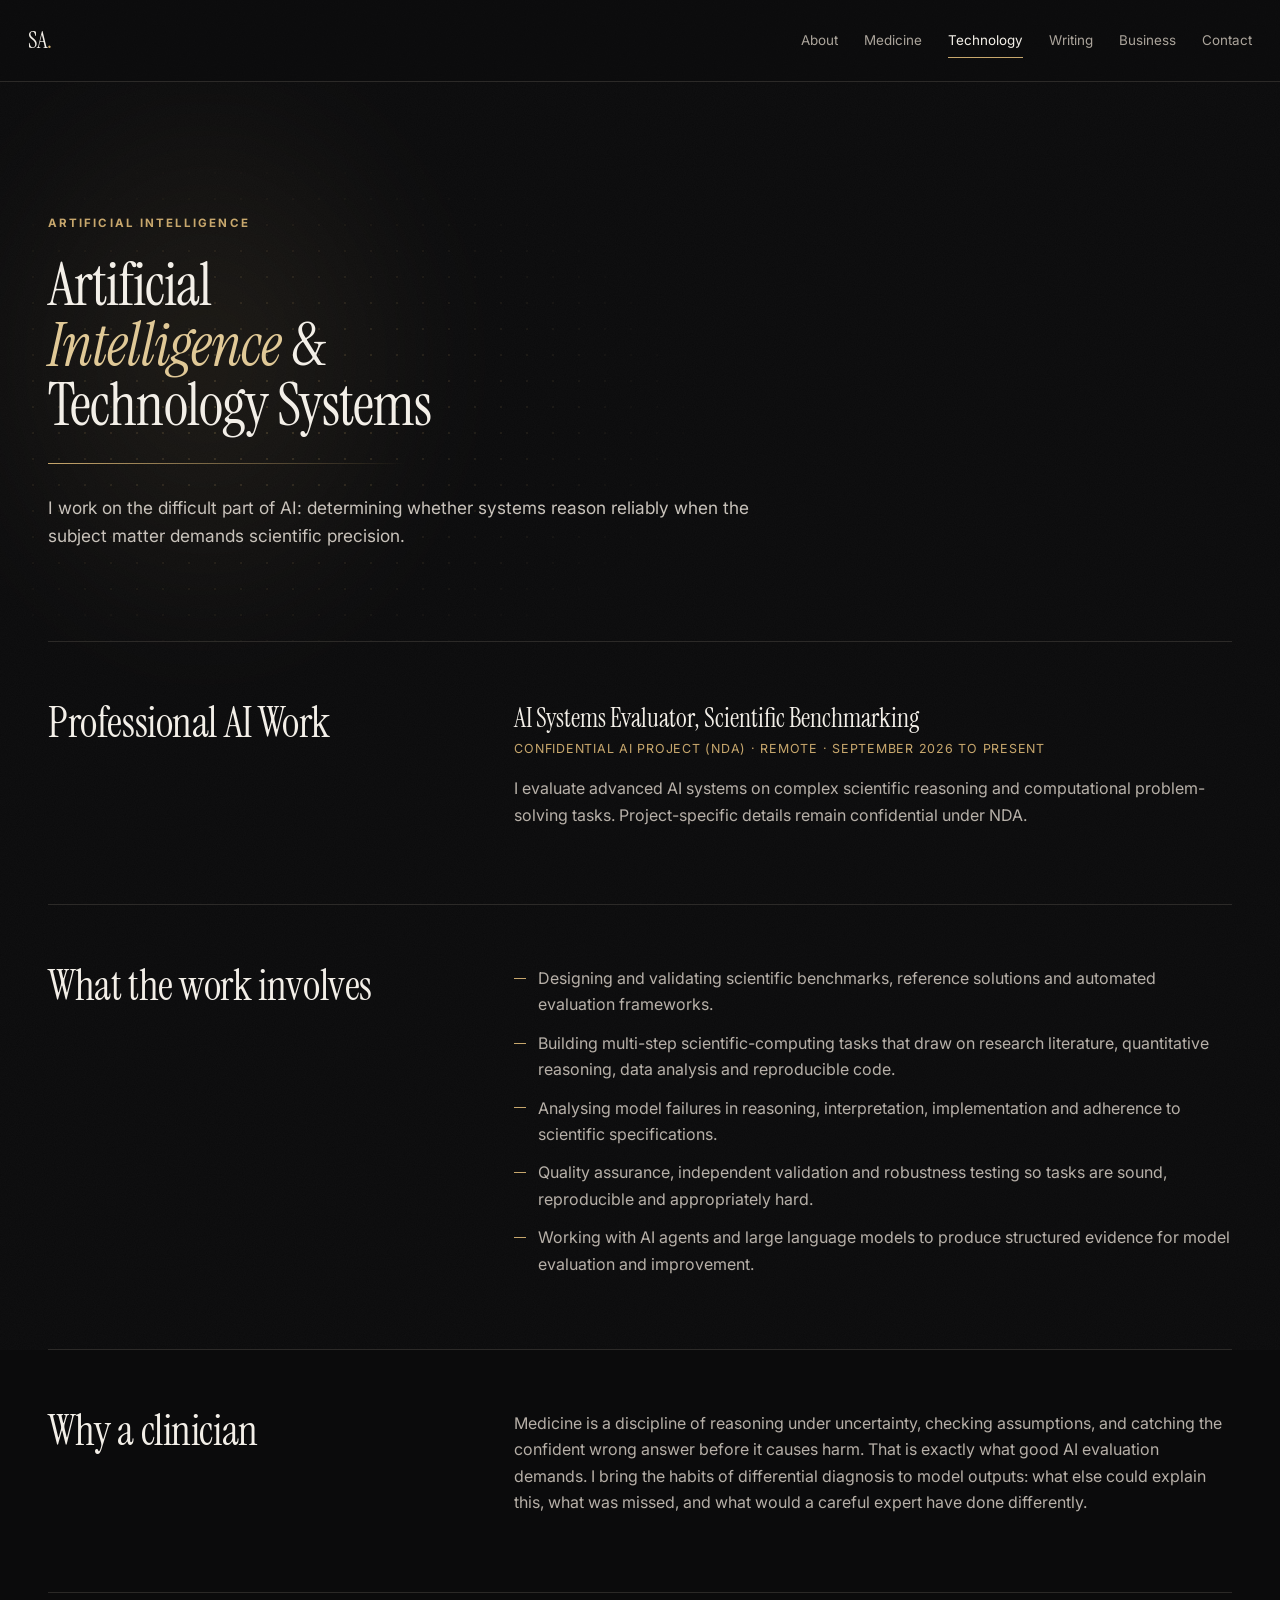
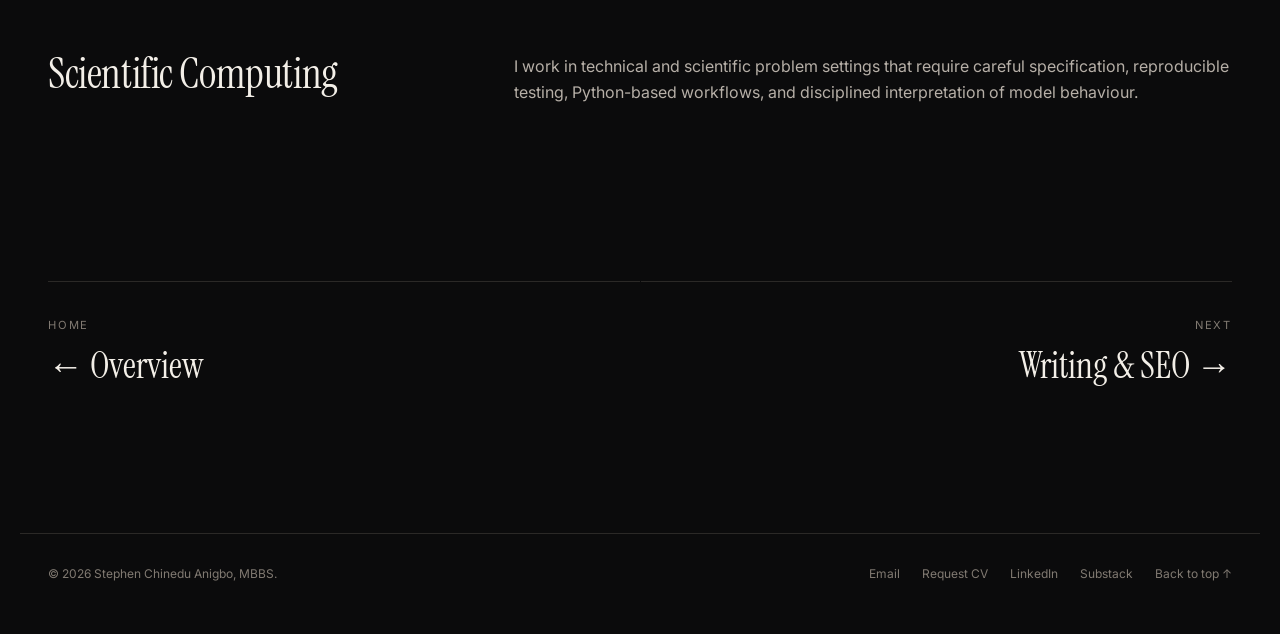
<file: technology.html>
<!doctype html>
<html lang="en">
<head>
<meta charset="utf-8">
<meta name="viewport" content="width=device-width,initial-scale=1">
<title>Artificial Intelligence & Technology Systems | Stephen Chinedu Anigbo</title>
<meta name="description" content="Stephen Chinedu Anigbo evaluates advanced AI systems on scientific reasoning: benchmark design, reference solutions, failure-mode analysis and quality assurance.">
<meta name="author" content="Stephen Chinedu Anigbo">
<meta name="theme-color" content="#0b0b0c">
<meta name="robots" content="index,follow,max-image-preview:large,max-snippet:-1,max-video-preview:-1">
<meta name="color-scheme" content="dark">
<link rel="canonical" href="https://stephenanigbo.com/technology.html">
<meta property="og:type" content="website">
<meta property="og:site_name" content="Stephen Chinedu Anigbo">
<meta property="og:title" content="Artificial Intelligence & Technology Systems | Stephen Chinedu Anigbo">
<meta property="og:description" content="Stephen Chinedu Anigbo evaluates advanced AI systems on scientific reasoning: benchmark design, reference solutions, failure-mode analysis and quality assurance.">
<meta property="og:url" content="https://stephenanigbo.com/technology.html">
<meta property="og:image" content="https://stephenanigbo.com/assets/og-image.jpg">
<meta property="og:image:width" content="1200">
<meta property="og:image:height" content="630">
<meta property="og:image:alt" content="Stephen Chinedu Anigbo: Medicine, Research, Artificial Intelligence">
<meta name="twitter:card" content="summary_large_image">
<meta name="twitter:site" content="@stephenanigbo">
<meta name="twitter:title" content="Artificial Intelligence & Technology Systems | Stephen Chinedu Anigbo">
<meta name="twitter:description" content="Stephen Chinedu Anigbo evaluates advanced AI systems on scientific reasoning: benchmark design, reference solutions, failure-mode analysis and quality assurance.">
<meta name="twitter:image" content="https://stephenanigbo.com/assets/og-image.jpg">
<link rel="icon" href="favicon.svg" type="image/svg+xml">
<link rel="icon" href="assets/favicon-32.png" sizes="32x32" type="image/png">
<link rel="apple-touch-icon" href="assets/apple-touch-icon.png">
<link rel="preconnect" href="https://fonts.googleapis.com">
<link rel="preconnect" href="https://fonts.gstatic.com" crossorigin>
<link href="https://fonts.googleapis.com/css2?family=Inter:wght@400;500;600;700&family=Instrument+Serif:ital@0;1&display=swap" rel="stylesheet">
<link rel="alternate" type="text/plain" href="https://stephenanigbo.com/llms.txt" title="Machine-readable summary (llms.txt)">
<link rel="alternate" type="text/markdown" href="https://stephenanigbo.com/llms-full.txt" title="Full site content for language models">
<link rel="manifest" href="site.webmanifest">
<link rel="stylesheet" href="styles.css">
<script>document.documentElement.classList.add('js')</script>
<script type="application/ld+json">{"@context": "https://schema.org", "@graph": [{"@type": "WebPage", "@id": "https://stephenanigbo.com/technology.html#page", "url": "https://stephenanigbo.com/technology.html", "name": "Artificial Intelligence & Technology Systems | Stephen Chinedu Anigbo", "description": "AI systems evaluation and scientific benchmarking work of Stephen Chinedu Anigbo.", "isPartOf": {"@id": "https://stephenanigbo.com/#website"}, "about": {"@id": "https://stephenanigbo.com/#person"}, "author": {"@id": "https://stephenanigbo.com/#person"}, "dateModified": "2026-10-06", "inLanguage": "en", "primaryImageOfPage": "https://stephenanigbo.com/assets/og-image.jpg"}, {"@type": "BreadcrumbList", "itemListElement": [{"@type": "ListItem", "position": 1, "name": "Home", "item": "https://stephenanigbo.com/"}, {"@type": "ListItem", "position": 2, "name": "Artificial Intelligence & Technology Systems", "item": "https://stephenanigbo.com/technology.html"}]}]}</script>
</head>
<body>
<a class="skip" href="#main">Skip to content</a>
<div class="progress" aria-hidden="true"></div>
<header class="site-header" id="top">
  <a class="brand" href="index.html" aria-label="Stephen Chinedu Anigbo, home">SA<span>.</span></a>
  <button class="menu" aria-expanded="false" aria-controls="nav">Menu</button>
  <nav id="nav" aria-label="Main"><a href="index.html#about">About</a><a href="medicine.html">Medicine</a><a href="technology.html" aria-current="page">Technology</a><a href="writing.html">Writing</a><a href="business.html">Business</a><a href="index.html#contact">Contact</a></nav>
</header>
<main id="main">
<section class="page-hero">
  <p class="eyebrow">Artificial Intelligence</p>
  <h1>Artificial <em>Intelligence</em> &amp; Technology Systems</h1>
  <span class="ai-rule" aria-hidden="true"></span>
  <p class="lede">I work on the difficult part of AI: determining whether systems reason reliably when the subject matter demands scientific precision.</p>
</section>
<div class="page-body">
<section class="page-grid reveal"><h2>Professional AI Work</h2><div><div class="role"><h3>AI Systems Evaluator, Scientific Benchmarking</h3><span class="meta">Confidential AI project (NDA) &middot; Remote &middot; <time datetime="2026-09">September 2026</time> to present</span>
<p>I evaluate advanced AI systems on complex scientific reasoning and computational problem-solving tasks. Project-specific details remain confidential under NDA.</p></div></div></section>
<section class="page-grid reveal"><h2>What the work involves</h2><div><ul>
<li>Designing and validating scientific benchmarks, reference solutions and automated evaluation frameworks.</li>
<li>Building multi-step scientific-computing tasks that draw on research literature, quantitative reasoning, data analysis and reproducible code.</li>
<li>Analysing model failures in reasoning, interpretation, implementation and adherence to scientific specifications.</li>
<li>Quality assurance, independent validation and robustness testing so tasks are sound, reproducible and appropriately hard.</li>
<li>Working with AI agents and large language models to produce structured evidence for model evaluation and improvement.</li>
</ul></div></section>
<section class="page-grid reveal"><h2>Why a clinician</h2><div><p>Medicine is a discipline of reasoning under uncertainty, checking assumptions, and catching the confident wrong answer before it causes harm. That is exactly what good AI evaluation demands. I bring the habits of differential diagnosis to model outputs: what else could explain this, what was missed, and what would a careful expert have done differently.</p></div></section>
<section class="page-grid reveal"><h2>Scientific Computing</h2><div><p>I work in technical and scientific problem settings that require careful specification, reproducible testing, Python-based workflows, and disciplined interpretation of model behaviour.</p></div></section>
</div>
<nav class="pager reveal" aria-label="More pages"><a href="index.html"><small>Home</small><span>&larr; Overview</span></a><a href="writing.html"><small>Next</small><span>Writing &amp; SEO &rarr;</span></a></nav>
</main>
<footer>
  <span>&copy; <span id="year"></span> Stephen Chinedu Anigbo, MBBS.</span>
  <span class="foot-links"><a href="mailto:hello@stephenanigbo.com?subject=Inquiry%20via%20stephenanigbo.com&amp;body=Hello%20Stephen%2C%0A%0AI%20came%20across%20your%20website%20and%20wanted%20to%20get%20in%20touch%20regarding%3A%0A%0A%5BPlease%20add%20your%20message%20here%5D%0A%0ABest%20regards%2C">Email</a><a href="mailto:hello@stephenanigbo.com?subject=Request%20for%20Stephen%20Anigbo%27s%20CV&amp;body=Hello%20Stephen%2C%0A%0AI%20came%20across%20your%20website%20and%20would%20like%20to%20request%20a%20copy%20of%20your%20CV.%0A%0AI%20look%20forward%20to%20hearing%20from%20you.%0A%0ABest%20regards%2C">Request CV</a><a href="https://linkedin.com/in/stephen-anigbo-7b8627141" target="_blank" rel="noopener">LinkedIn</a><a href="https://open.substack.com/pub/stephenanigbo" target="_blank" rel="noopener">Substack</a><a href="#top">Back to top &uarr;</a></span>
</footer>
<script src="script.js"></script>
</body>
</html>
</file>
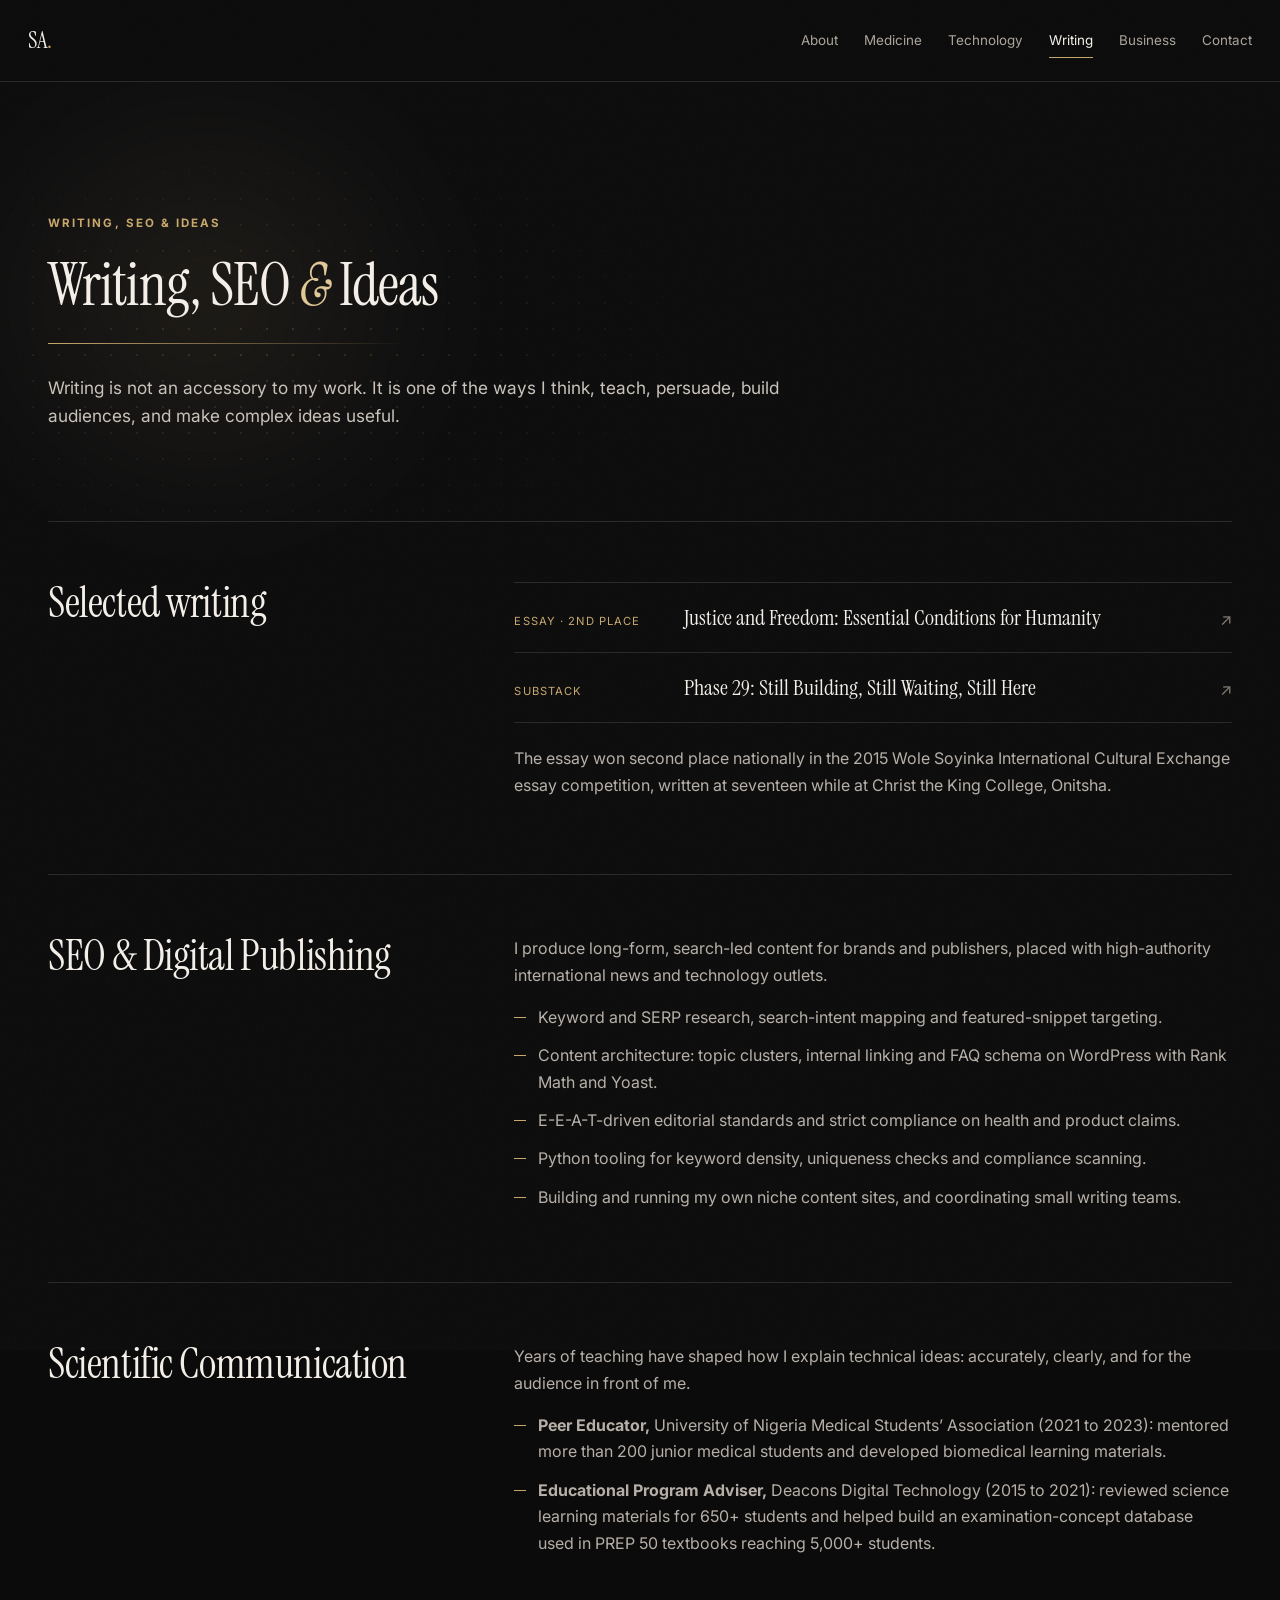
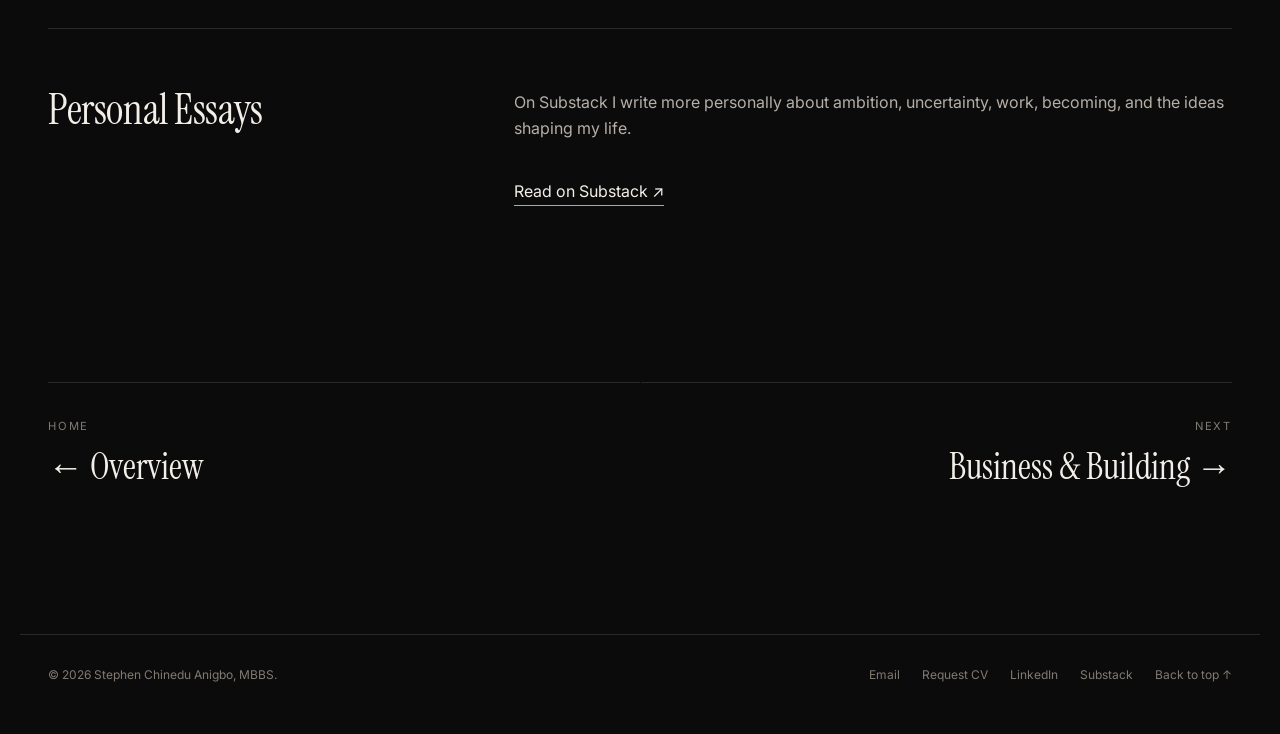
<file: writing.html>
<!doctype html>
<html lang="en">
<head>
<meta charset="utf-8">
<meta name="viewport" content="width=device-width,initial-scale=1">
<title>Writing, SEO & Ideas | Stephen Chinedu Anigbo</title>
<meta name="description" content="Scientific communication, SEO and digital publishing, and personal essays by Stephen Chinedu Anigbo.">
<meta name="author" content="Stephen Chinedu Anigbo">
<meta name="theme-color" content="#0b0b0c">
<meta name="robots" content="index,follow,max-image-preview:large,max-snippet:-1,max-video-preview:-1">
<meta name="color-scheme" content="dark">
<link rel="canonical" href="https://stephenanigbo.com/writing.html">
<meta property="og:type" content="website">
<meta property="og:site_name" content="Stephen Chinedu Anigbo">
<meta property="og:title" content="Writing, SEO & Ideas | Stephen Chinedu Anigbo">
<meta property="og:description" content="Scientific communication, SEO and digital publishing, and personal essays by Stephen Chinedu Anigbo.">
<meta property="og:url" content="https://stephenanigbo.com/writing.html">
<meta property="og:image" content="https://stephenanigbo.com/assets/og-image.jpg">
<meta property="og:image:width" content="1200">
<meta property="og:image:height" content="630">
<meta property="og:image:alt" content="Stephen Chinedu Anigbo: Medicine, Research, Artificial Intelligence">
<meta name="twitter:card" content="summary_large_image">
<meta name="twitter:site" content="@stephenanigbo">
<meta name="twitter:title" content="Writing, SEO & Ideas | Stephen Chinedu Anigbo">
<meta name="twitter:description" content="Scientific communication, SEO and digital publishing, and personal essays by Stephen Chinedu Anigbo.">
<meta name="twitter:image" content="https://stephenanigbo.com/assets/og-image.jpg">
<link rel="icon" href="favicon.svg" type="image/svg+xml">
<link rel="icon" href="assets/favicon-32.png" sizes="32x32" type="image/png">
<link rel="apple-touch-icon" href="assets/apple-touch-icon.png">
<link rel="preconnect" href="https://fonts.googleapis.com">
<link rel="preconnect" href="https://fonts.gstatic.com" crossorigin>
<link href="https://fonts.googleapis.com/css2?family=Inter:wght@400;500;600;700&family=Instrument+Serif:ital@0;1&display=swap" rel="stylesheet">
<link rel="alternate" type="text/plain" href="https://stephenanigbo.com/llms.txt" title="Machine-readable summary (llms.txt)">
<link rel="alternate" type="text/markdown" href="https://stephenanigbo.com/llms-full.txt" title="Full site content for language models">
<link rel="manifest" href="site.webmanifest">
<link rel="stylesheet" href="styles.css">
<script>document.documentElement.classList.add('js')</script>
<script type="application/ld+json">{"@context": "https://schema.org", "@graph": [{"@type": "WebPage", "@id": "https://stephenanigbo.com/writing.html#page", "url": "https://stephenanigbo.com/writing.html", "name": "Writing, SEO & Ideas | Stephen Chinedu Anigbo", "description": "Writing, SEO, digital publishing and scientific communication by Stephen Chinedu Anigbo.", "isPartOf": {"@id": "https://stephenanigbo.com/#website"}, "about": {"@id": "https://stephenanigbo.com/#person"}, "author": {"@id": "https://stephenanigbo.com/#person"}, "dateModified": "2026-10-06", "inLanguage": "en", "primaryImageOfPage": "https://stephenanigbo.com/assets/og-image.jpg"}, {"@type": "BreadcrumbList", "itemListElement": [{"@type": "ListItem", "position": 1, "name": "Home", "item": "https://stephenanigbo.com/"}, {"@type": "ListItem", "position": 2, "name": "Writing, SEO & Ideas", "item": "https://stephenanigbo.com/writing.html"}]}]}</script>
</head>
<body>
<a class="skip" href="#main">Skip to content</a>
<div class="progress" aria-hidden="true"></div>
<header class="site-header" id="top">
  <a class="brand" href="index.html" aria-label="Stephen Chinedu Anigbo, home">SA<span>.</span></a>
  <button class="menu" aria-expanded="false" aria-controls="nav">Menu</button>
  <nav id="nav" aria-label="Main"><a href="index.html#about">About</a><a href="medicine.html">Medicine</a><a href="technology.html">Technology</a><a href="writing.html" aria-current="page">Writing</a><a href="business.html">Business</a><a href="index.html#contact">Contact</a></nav>
</header>
<main id="main">
<section class="page-hero">
  <p class="eyebrow">Writing, SEO &amp; Ideas</p>
  <h1>Writing, SEO <em>&amp;</em> Ideas</h1>
  <span class="ai-rule" aria-hidden="true"></span>
  <p class="lede">Writing is not an accessory to my work. It is one of the ways I think, teach, persuade, build audiences, and make complex ideas useful.</p>
</section>
<div class="page-body">
<section class="page-grid reveal"><h2>Selected writing</h2><div><ul class="pieces">
<li><a href="https://wolesoyinkainternationalculturalexchange.com/justice-and-freedom-essential-conditions-for-humanity-anigbo-stephen-chinedu/" target="_blank" rel="noopener"><span class="tag">Essay &middot; 2nd place</span><span class="t">Justice and Freedom: Essential Conditions for Humanity</span><span class="arr" aria-hidden="true">&#8599;</span></a></li>
<li><a href="https://open.substack.com/pub/stephenanigbo" target="_blank" rel="noopener"><span class="tag">Substack</span><span class="t">Phase 29: Still Building, Still Waiting, Still Here</span><span class="arr" aria-hidden="true">&#8599;</span></a></li>
<!-- Add bylined articles in the same format:
<li><a href="ARTICLE_URL" target="_blank" rel="noopener"><span class="tag">Publication</span><span class="t">Article title</span><span class="arr" aria-hidden="true">&#8599;</span></a></li>
-->
</ul>
<p style="margin-top:22px">The essay won second place nationally in the 2015 Wole Soyinka International Cultural Exchange essay competition, written at seventeen while at Christ the King College, Onitsha.</p></div></section>
<section class="page-grid reveal"><h2>SEO &amp; Digital Publishing</h2><div><p>I produce long-form, search-led content for brands and publishers, placed with high-authority international news and technology outlets.</p>
<ul>
<li>Keyword and SERP research, search-intent mapping and featured-snippet targeting.</li>
<li>Content architecture: topic clusters, internal linking and FAQ schema on WordPress with Rank Math and Yoast.</li>
<li>E-E-A-T-driven editorial standards and strict compliance on health and product claims.</li>
<li>Python tooling for keyword density, uniqueness checks and compliance scanning.</li>
<li>Building and running my own niche content sites, and coordinating small writing teams.</li>
</ul></div></section>
<section class="page-grid reveal"><h2>Scientific Communication</h2><div><p>Years of teaching have shaped how I explain technical ideas: accurately, clearly, and for the audience in front of me.</p>
<ul>
<li><strong>Peer Educator,</strong> University of Nigeria Medical Students&rsquo; Association (2021 to 2023): mentored more than 200 junior medical students and developed biomedical learning materials.</li>
<li><strong>Educational Program Adviser,</strong> Deacons Digital Technology (2015 to 2021): reviewed science learning materials for 650+ students and helped build an examination-concept database used in PREP 50 textbooks reaching 5,000+ students.</li>
</ul></div></section>
<section class="page-grid reveal"><h2>Personal Essays</h2><div><p>On Substack I write more personally about ambition, uncertainty, work, becoming, and the ideas shaping my life.</p><p><a class="text-link" href="https://open.substack.com/pub/stephenanigbo" target="_blank" rel="noopener">Read on Substack &#8599;</a></p></div></section>
</div>
<nav class="pager reveal" aria-label="More pages"><a href="index.html"><small>Home</small><span>&larr; Overview</span></a><a href="business.html"><small>Next</small><span>Business &amp; Building &rarr;</span></a></nav>
</main>
<footer>
  <span>&copy; <span id="year"></span> Stephen Chinedu Anigbo, MBBS.</span>
  <span class="foot-links"><a href="mailto:hello@stephenanigbo.com?subject=Inquiry%20via%20stephenanigbo.com&amp;body=Hello%20Stephen%2C%0A%0AI%20came%20across%20your%20website%20and%20wanted%20to%20get%20in%20touch%20regarding%3A%0A%0A%5BPlease%20add%20your%20message%20here%5D%0A%0ABest%20regards%2C">Email</a><a href="mailto:hello@stephenanigbo.com?subject=Request%20for%20Stephen%20Anigbo%27s%20CV&amp;body=Hello%20Stephen%2C%0A%0AI%20came%20across%20your%20website%20and%20would%20like%20to%20request%20a%20copy%20of%20your%20CV.%0A%0AI%20look%20forward%20to%20hearing%20from%20you.%0A%0ABest%20regards%2C">Request CV</a><a href="https://linkedin.com/in/stephen-anigbo-7b8627141" target="_blank" rel="noopener">LinkedIn</a><a href="https://open.substack.com/pub/stephenanigbo" target="_blank" rel="noopener">Substack</a><a href="#top">Back to top &uarr;</a></span>
</footer>
<script src="script.js"></script>
</body>
</html>
</file>
<file: styles.css>
/* stephenanigbo.com v6 */
:root{
  --bg:#0b0b0c; --panel:#121214; --panel2:#181719;
  --text:#f3efe8; --body:#bbb4ac; --muted:#aaa39a; --dim:#817a72; --line:#2b2927;
  --accent:#c7a66b; --accent2:#e0c895; --glint:#fff4da;
  --accent-rgb:199,166,107;
  --serif:"Instrument Serif",Georgia,"Times New Roman",serif;
  --sans:Inter,ui-sans-serif,-apple-system,BlinkMacSystemFont,"Segoe UI",sans-serif;
  --ease:cubic-bezier(.2,.7,.1,1);
  --ease-out:cubic-bezier(.16,1,.3,1);
  --max:1240px;
  --header-h:82px;
}
*{box-sizing:border-box}
html{scroll-behavior:smooth;scroll-padding-top:calc(var(--header-h) + 12px)}
body{margin:0;background:var(--bg);color:var(--text);font-family:var(--sans);line-height:1.65;-webkit-font-smoothing:antialiased;overflow-x:hidden}
a{color:inherit}
img{max-width:100%;display:block}
::selection{background:var(--accent);color:#111}
:focus-visible{outline:1px solid var(--accent);outline-offset:3px}
.skip{position:absolute;left:-9999px}
.skip:focus{left:1rem;top:1rem;z-index:99;background:#fff;color:#000;padding:.6rem 1rem}
[id]{scroll-margin-top:calc(var(--header-h) + 12px)}

/* fine film grain over everything: keeps large dark areas from looking flat */
body::after{
  content:"";position:fixed;inset:-50%;z-index:90;pointer-events:none;opacity:.045;
  background-image:url("data:image/svg+xml;utf8,<svg xmlns='http://www.w3.org/2000/svg' width='220' height='220'><filter id='n'><feTurbulence type='fractalNoise' baseFrequency='.9' numOctaves='2' stitchTiles='stitch'/><feColorMatrix values='0 0 0 0 1 0 0 0 0 1 0 0 0 0 1 0 0 0 .6 0'/></filter><rect width='100%' height='100%' filter='url(%23n)'/></svg>");
  background-size:220px 220px;mix-blend-mode:overlay}

/* reading-progress hairline */
.progress{position:fixed;left:0;top:0;height:2px;width:100%;z-index:95;pointer-events:none;
  background:linear-gradient(90deg,var(--accent),var(--accent2));transform:scaleX(var(--p,0));transform-origin:left;
  box-shadow:0 0 12px rgba(var(--accent-rgb),.45)}

/* ---------- Header ---------- */
.site-header{position:sticky;top:0;z-index:20;height:var(--header-h);display:flex;align-items:center;justify-content:space-between;
  padding:0 max(28px,calc((100% - var(--max))/2));border-bottom:1px solid var(--line);
  background:rgba(11,11,12,.55);-webkit-backdrop-filter:blur(14px) saturate(140%);backdrop-filter:blur(14px) saturate(140%);
  transition:transform .5s var(--ease),background .4s,border-color .4s}
.site-header.hidden{transform:translateY(-100%)}
.site-header.scrolled{background:rgba(11,11,12,.78)}
.brand{font:400 1.45rem var(--serif);text-decoration:none;letter-spacing:-.02em;line-height:1}
.brand span{color:var(--accent)}
nav#nav{display:flex;gap:26px}
nav#nav a{color:var(--muted);text-decoration:none;font-size:.84rem;position:relative;padding:4px 0;transition:color .25s}
nav#nav a::after{content:"";position:absolute;left:0;right:0;bottom:-2px;height:1px;background:var(--accent);transform:scaleX(0);transform-origin:left;transition:transform .35s var(--ease)}
nav#nav a:hover,nav#nav a[aria-current="page"]{color:var(--text)}
nav#nav a:hover::after,nav#nav a[aria-current="page"]::after{transform:scaleX(1)}
.menu{display:none;background:none;border:1px solid var(--line);color:var(--text);padding:.5rem .8rem;font:inherit;font-size:.85rem;cursor:pointer;transition:border-color .2s}
.menu:hover{border-color:var(--accent)}

/* ---------- Buttons & links ---------- */
.btn{display:inline-block;position:relative;overflow:hidden;padding:13px 18px;border:1px solid var(--line);text-decoration:none;font-size:.85rem;font-weight:500;
  transition:transform .25s var(--ease),border-color .25s,background .25s,color .25s;isolation:isolate}
.btn:hover{transform:translateY(-2px)}
.primary{background:var(--accent);color:#111;border-color:var(--accent);font-weight:700}
.primary::before{content:"";position:absolute;inset:0;z-index:-1;background:linear-gradient(110deg,transparent 30%,rgba(255,255,255,.45) 50%,transparent 70%);transform:translateX(-120%);transition:transform .7s var(--ease)}
.primary:hover{background:var(--accent2);border-color:var(--accent2)}
.primary:hover::before{transform:translateX(120%)}
.ghost:hover{border-color:var(--accent);box-shadow:0 0 0 1px rgba(var(--accent-rgb),.15),0 8px 30px -12px rgba(var(--accent-rgb),.35)}
.text-link{display:inline-block;margin-top:20px;color:var(--text);text-decoration:none;position:relative;padding-bottom:2px;
  background:linear-gradient(var(--accent),var(--accent)) no-repeat left bottom/100% 1px;transition:color .2s,background-size .35s var(--ease)}
.text-link:hover{color:var(--accent2);background-size:30% 1px}
.socials,.footer-socials{display:flex;flex-wrap:wrap;gap:20px}
.socials a,.footer-socials a{color:var(--muted);text-decoration:none;font-size:.84rem;transition:color .2s,transform .25s var(--ease);display:inline-block}
.socials a:hover,.footer-socials a:hover{color:var(--accent2);transform:translateY(-1px)}

/* ---------- Hero ---------- */
.hero{min-height:calc(100vh - var(--header-h));max-width:var(--max);margin:auto;padding:70px 28px 60px;display:grid;grid-template-columns:1.08fr .92fr;gap:50px;align-items:center;position:relative;isolation:isolate}
/* faint computational dot-field behind the headline */
.hero::before{
  content:"";position:absolute;inset:0 40% 0 0;z-index:-1;pointer-events:none;
  background-image:radial-gradient(circle,rgba(var(--accent-rgb),.22) 1px,transparent 1.6px);
  background-size:26px 26px;
  -webkit-mask-image:radial-gradient(ellipse 60% 55% at 35% 55%,#000 0%,transparent 75%);
          mask-image:radial-gradient(ellipse 60% 55% at 35% 55%,#000 0%,transparent 75%);
  opacity:.55;
}
/* slow warm aura that drifts behind the whole hero */
.hero::after{
  content:"";position:absolute;z-index:-2;pointer-events:none;left:-10%;top:-20%;width:70%;height:120%;
  background:radial-gradient(closest-side,rgba(var(--accent-rgb),.10),transparent 70%);
  filter:blur(40px);opacity:.9}
.hero-copy{position:relative;z-index:3}
.eyebrow,.section-kicker{font-size:.72rem;letter-spacing:.18em;text-transform:uppercase;color:var(--accent);font-weight:700}
.hero h1{font-family:var(--serif);font-size:clamp(3.9rem,6.8vw,7.4rem);line-height:.92;letter-spacing:-.02em;margin:24px 0 30px;font-weight:400}
.hero h1 .line{display:block;overflow:hidden;padding:0 .14em .3em 0;margin-bottom:-.3em}
.hero h1 .line>span{display:inline-block}
.ai-hero{position:relative;font-style:italic;font-weight:400;font-size:1.06em;padding:0 .1em .24em 0;margin-bottom:-.24em;
  color:var(--accent2);
  background:linear-gradient(100deg,var(--accent2) 0%,var(--accent2) 42%,var(--glint) 50%,var(--accent2) 58%,var(--accent2) 100%);
  background-size:260% 100%;background-position:100% 0;
  -webkit-background-clip:text;background-clip:text;-webkit-text-fill-color:transparent}
.ai-rule{display:block;width:min(72%,520px);height:1px;margin:-.05em 0 0;background:linear-gradient(90deg,var(--accent),transparent);transform-origin:left}
.hero-role{margin:0 0 16px;color:var(--text);font-size:.78rem;line-height:1.5;letter-spacing:.14em;text-transform:uppercase}
.hero-role i{font-style:normal;color:var(--accent);padding:0 .5em}
.lede{max-width:640px;color:#c8c2ba;font-size:1.08rem;margin:0}
.actions{display:flex;flex-wrap:wrap;gap:12px;margin:32px 0 28px}

.portrait-wrap{margin:0;position:relative;align-self:stretch;min-height:640px;overflow:hidden;z-index:1;
  /* run the photo off the right edge of the screen, like the share image */
  margin-right:calc(-1 * max(28px, (100vw - var(--max)) / 2 + 28px))}
.portrait-wrap picture,.portrait-wrap img{width:100%;height:100%}
.portrait-wrap img{position:absolute;inset:0;object-fit:cover;object-position:50% 18%;transform:translate3d(var(--px,0),var(--py,0),0) scale(1.02);will-change:transform;transition:transform .9s var(--ease-out)}
/* feathered with masks rather than painted-over gradients, so the edges dissolve into whatever is behind them */
.portrait-wrap{-webkit-mask-image:linear-gradient(90deg,transparent 0%,rgba(0,0,0,.4) 18%,#000 45%);mask-image:linear-gradient(90deg,transparent 0%,rgba(0,0,0,.4) 18%,#000 45%)}
.portrait-wrap picture{display:block;-webkit-mask-image:linear-gradient(180deg,transparent 0%,#000 12%,#000 70%,transparent 100%);mask-image:linear-gradient(180deg,transparent 0%,#000 12%,#000 70%,transparent 100%)}
/* gold scan line: runs once over the portrait on load */
.portrait-wrap .scan{position:absolute;left:0;right:0;top:0;height:1px;z-index:3;pointer-events:none;opacity:0;
  background:linear-gradient(90deg,transparent,var(--accent2) 30%,var(--glint) 50%,var(--accent2) 70%,transparent);
  box-shadow:0 0 18px 2px rgba(224,200,149,.35)}
.portrait-wrap figcaption{position:absolute;right:max(28px,calc((100vw - var(--max)) / 2 + 28px));bottom:18px;z-index:4;font-size:.7rem;color:#c4bcb2;letter-spacing:.12em;text-transform:uppercase;display:flex;align-items:center;gap:12px}
.portrait-wrap figcaption::before{content:"";width:28px;height:1px;background:var(--accent);opacity:.9}

@media (min-width:1600px){.portrait-wrap img{object-position:50% 12%}}

/* ---------- Ticker ---------- */
.ticker{border-top:1px solid var(--line);border-bottom:1px solid var(--line);overflow:hidden;position:relative;
  -webkit-mask-image:linear-gradient(90deg,transparent,#000 12%,#000 88%,transparent);mask-image:linear-gradient(90deg,transparent,#000 12%,#000 88%,transparent)}
.ticker-track{display:flex;width:max-content;padding:16px 0}
.ticker-track ul{display:flex;gap:0;list-style:none;margin:0;padding:0}
.ticker-track li{white-space:nowrap;font-size:.72rem;letter-spacing:.22em;text-transform:uppercase;color:var(--muted);padding:0 28px;position:relative}
.ticker-track li::after{content:"";position:absolute;right:-3px;top:50%;width:5px;height:5px;border-radius:50%;background:var(--accent);transform:translateY(-50%);opacity:.8}
.ticker:hover .ticker-track{animation-play-state:paused}

/* ---------- Sections ---------- */
.section{max-width:var(--max);margin:auto;padding:120px 28px;border-top:1px solid var(--line)}
.ticker + .section{border-top:0}
.section-kicker{margin-bottom:50px;display:flex;align-items:center;gap:14px}
.section-kicker::after{content:"";flex:0 0 40px;height:1px;background:linear-gradient(90deg,var(--accent),transparent);transform-origin:left;transition:transform 1s var(--ease) .3s}
.js .section-kicker::after{transform:scaleX(0)}
.js .section-kicker.visible::after{transform:scaleX(1)}
.intro-grid{display:grid;grid-template-columns:1.35fr .65fr;gap:90px}
.intro h2,.research h2,.writing h2,.contact h2,.page-hero h1{font:400 clamp(2.5rem,4.6vw,5.2rem)/1.02 var(--serif);letter-spacing:-.015em;margin:0}
.intro h2 em,.contact h2 em{font-weight:400;color:var(--accent);font-style:italic}
.prose{color:var(--body);font-size:1rem}
.prose p:first-child{margin-top:0}

.cards{display:grid;grid-template-columns:repeat(2,1fr);gap:1px;background:var(--line);border:1px solid var(--line)}
.card{background:var(--panel);padding:42px;min-height:290px;text-decoration:none;position:relative;overflow:hidden;transition:background .35s}
.card::before{content:"";position:absolute;left:0;right:0;top:0;height:2px;background:var(--accent);transform:scaleX(0);transform-origin:left;transition:transform .5s var(--ease);z-index:2}
/* cursor-following spotlight */
.card::after{content:"";position:absolute;inset:0;pointer-events:none;opacity:0;transition:opacity .45s;
  background:radial-gradient(420px circle at var(--mx,50%) var(--my,50%),rgba(var(--accent-rgb),.11),transparent 55%)}
.card:hover{background:var(--panel2)}
.card:hover::before{transform:scaleX(1)}
.card:hover::after{opacity:1}
.card>*{position:relative;z-index:1}
.card span{font-size:.7rem;color:#777069;letter-spacing:.1em}
.card h3{font:400 2.25rem var(--serif);margin:45px 0 14px;transition:color .25s;letter-spacing:-.01em}
.card p{color:#aaa39b;max-width:520px;margin:0}
.card .go{position:absolute;right:34px;top:36px;color:var(--dim);font-size:1.1rem;transition:transform .35s var(--ease),color .25s}
.card:hover .go{transform:translate(4px,-4px);color:var(--accent2)}
.card:hover h3{color:var(--accent2)}
.card.accent{background:linear-gradient(145deg,#1d1912,#121214 72%);box-shadow:inset 0 0 70px rgba(var(--accent-rgb),.035)}
.card.accent::before{transform:scaleX(1)}
.card.accent h3{font-size:2.6rem;color:var(--accent2)}
.card.accent p strong{display:block;color:#d7c9b1;font-size:.72rem;letter-spacing:.06em;text-transform:uppercase;margin-bottom:12px;font-weight:600}

.research-head{display:grid;grid-template-columns:1.2fr .8fr;gap:80px;align-items:end;margin-bottom:70px}
.research-head p{color:#aaa39b;max-width:520px;margin:0}
.timeline article{display:grid;grid-template-columns:150px 1fr;gap:30px;padding:30px 0;position:relative}
.timeline article::before{content:"";position:absolute;left:0;right:0;top:0;height:1px;background:var(--line);transform-origin:left;transition:transform 1.2s var(--ease)}
.js .timeline article::before{transform:scaleX(0)}
.js .timeline article.visible::before{transform:scaleX(1)}
.timeline .year{color:var(--accent);font-size:.8rem;letter-spacing:.06em;font-variant-numeric:tabular-nums}
.timeline h3{font:400 1.75rem var(--serif);margin:0 0 8px;letter-spacing:-.01em}
.timeline p{color:#aaa39b;max-width:760px;margin:0}

.statement{text-align:center;padding-top:150px;padding-bottom:150px;position:relative;isolation:isolate}
.statement::before{content:"";position:absolute;inset:0;z-index:-1;pointer-events:none;
  background:radial-gradient(ellipse 50% 60% at 50% 50%,rgba(var(--accent-rgb),.07),transparent 70%)}
.quote{font:italic 400 clamp(3rem,6vw,6.4rem)/1 var(--serif);letter-spacing:-.015em;max-width:1080px;margin:0 auto}
.quote .w{display:inline-block}
.quote-translation{font:400 1.25rem var(--serif);color:var(--accent2);margin:30px auto 0}
.quote-note{color:#8f8880;max-width:650px;margin:18px auto 0}

.writing-grid{display:grid;grid-template-columns:1.2fr .8fr;gap:80px;align-items:end}
.writing-grid p{color:#aaa39b}
.writing-cta{border-left:1px solid var(--line);padding-left:45px}

.facts{display:grid;grid-template-columns:repeat(4,1fr);gap:1px;background:var(--line);border:1px solid var(--line)}
.facts div{background:var(--panel);padding:30px;min-height:150px;position:relative;overflow:hidden;transition:background .35s}
.facts div:hover{background:var(--panel2)}
.facts strong{display:block;font:400 1.75rem var(--serif);margin-bottom:35px;font-variant-numeric:tabular-nums;letter-spacing:-.01em}
.facts span{font-size:.8rem;color:#9f978f}

.contact{padding-bottom:140px}
.contact h2{max-width:900px}
.contact>p{color:#aaa39b;margin:30px 0 12px}
.status{display:inline-flex;align-items:center;gap:10px;font-size:.72rem;letter-spacing:.14em;text-transform:uppercase;color:var(--muted);border:1px solid var(--line);padding:8px 14px;margin-bottom:28px}
.status i{width:7px;height:7px;border-radius:50%;background:var(--accent);box-shadow:0 0 0 0 rgba(var(--accent-rgb),.6)}
.email{font:400 clamp(1.4rem,2.6vw,2.3rem) var(--serif);text-decoration:none;position:relative;padding-bottom:3px;
  background:linear-gradient(var(--accent),var(--accent)) no-repeat left bottom/100% 1px;transition:color .2s,background-size .4s var(--ease)}
.email:hover{color:var(--accent2);background-size:40% 1px}
.footer-socials{margin-top:50px}

footer{max-width:var(--max);margin:auto;padding:30px 28px 50px;border-top:1px solid var(--line);display:flex;justify-content:space-between;gap:20px;flex-wrap:wrap;color:var(--dim);font-size:.75rem}
footer a{text-decoration:none;transition:color .2s}
footer a:hover{color:var(--accent2)}
footer .foot-links{display:flex;gap:22px;flex-wrap:wrap}

/* ---------- Inner pages ---------- */
.page-hero{max-width:var(--max);margin:auto;padding:120px 28px 90px;position:relative;isolation:isolate}
.page-hero::before{content:"";position:absolute;inset:0;z-index:-1;pointer-events:none;
  background-image:radial-gradient(circle,rgba(var(--accent-rgb),.2) 1px,transparent 1.6px);background-size:26px 26px;
  -webkit-mask-image:radial-gradient(ellipse 50% 70% at 20% 60%,#000 0%,transparent 72%);
          mask-image:radial-gradient(ellipse 50% 70% at 20% 60%,#000 0%,transparent 72%);opacity:.45}
.page-hero::after{content:"";position:absolute;z-index:-2;pointer-events:none;left:-15%;top:-30%;width:60%;height:160%;
  background:radial-gradient(closest-side,rgba(var(--accent-rgb),.09),transparent 70%);filter:blur(40px)}
.page-hero h1{margin-top:22px;max-width:15ch}
.page-hero h1 em{font-style:italic;color:var(--accent2)}
.page-hero .ai-rule{margin-top:28px;width:min(40%,360px)}
.page-hero .lede{margin-top:30px;max-width:760px}
.page-body{max-width:var(--max);margin:auto;padding:0 28px 100px}
.page-grid{display:grid;grid-template-columns:.7fr 1.3fr;gap:80px;padding:60px 0;border-top:1px solid var(--line)}
.page-grid h2{font:400 2.6rem/1.05 var(--serif);margin:0;letter-spacing:-.01em}
.page-grid p,.page-grid li{color:#b6afa7}
.page-grid p:first-child{margin-top:0}
.page-grid ul{margin:0;padding-left:0;list-style:none}
.page-grid li{position:relative;padding:0 0 12px 24px}
.page-grid li::before{content:"";position:absolute;left:0;top:.8em;width:12px;height:1px;background:var(--accent)}
.role{margin:0 0 34px}
.role:last-child{margin-bottom:0}
.role h3{font:400 1.6rem var(--serif);margin:0 0 4px;color:var(--text)}
.role .meta{display:block;font-size:.78rem;letter-spacing:.06em;text-transform:uppercase;color:var(--accent);margin-bottom:12px}
.note{border-left:2px solid var(--accent);padding-left:24px;color:#c8c0b7}

.pieces{list-style:none;margin:0;padding:0}
.pieces li{padding:0;border-top:1px solid var(--line)}
.pieces li::before{display:none}
.pieces li:last-child{border-bottom:1px solid var(--line)}
.pieces a{display:grid;grid-template-columns:150px 1fr auto;gap:20px;align-items:baseline;padding:20px 0;text-decoration:none;transition:padding-left .35s var(--ease)}
.pieces a:hover{padding-left:10px}
.pieces .tag{font-size:.7rem;letter-spacing:.1em;text-transform:uppercase;color:var(--accent)}
.pieces .t{font:400 1.4rem var(--serif);color:var(--text);transition:color .2s}
.pieces .arr{color:var(--dim);transition:transform .3s var(--ease),color .2s}
.pieces a:hover .t{color:var(--accent2)}
.pieces a:hover .arr{transform:translate(3px,-3px);color:var(--accent2)}

.pager{max-width:var(--max);margin:auto;padding:0 28px 110px;display:grid;grid-template-columns:1fr 1fr;gap:1px}
.pager a{display:block;padding:34px 0;border-top:1px solid var(--line);text-decoration:none}
.pager a+a{text-align:right}
.pager small{display:block;font-size:.7rem;letter-spacing:.16em;text-transform:uppercase;color:var(--dim);margin-bottom:8px}
.pager span{font:400 clamp(1.7rem,2.8vw,2.5rem) var(--serif);transition:color .25s;display:inline-block}
.pager a:hover span{color:var(--accent2)}

/* ---------- 404 ---------- */
.lost{max-width:var(--max);margin:auto;padding:140px 28px 160px;min-height:calc(100vh - var(--header-h));display:flex;flex-direction:column;justify-content:center}
.lost h1{font:400 clamp(4rem,12vw,11rem)/.9 var(--serif);letter-spacing:-.02em;margin:18px 0 20px}
.lost h1 em{color:var(--accent2)}
.lost p{color:var(--body);max-width:520px}

/* ---------- Motion ---------- */
@keyframes rise{from{transform:translateY(105%)}to{transform:none}}
@keyframes fadeUp{from{opacity:0;transform:translateY(14px)}to{opacity:1;transform:none}}
@keyframes fade{from{opacity:0}to{opacity:1}}
@keyframes draw{from{transform:scaleX(0)}to{transform:scaleX(1)}}
@keyframes glint{0%{background-position:100% 0}28%,100%{background-position:0 0}}
@keyframes settle{from{opacity:0;transform:scale(1.08)}to{opacity:1;transform:scale(1.02)}}
@keyframes scan{0%{top:0;opacity:0}8%{opacity:1}88%{opacity:.9}100%{top:100%;opacity:0}}
@keyframes drift{from{background-position:0 0}to{background-position:26px 52px}}
@keyframes breathe{0%,100%{opacity:.35}50%{opacity:.7}}
@keyframes aura{0%,100%{transform:translate3d(0,0,0) scale(1)}50%{transform:translate3d(12%,8%,0) scale(1.15)}}
@keyframes marquee{from{transform:translateX(0)}to{transform:translateX(-50%)}}
@keyframes pulse{0%{box-shadow:0 0 0 0 rgba(var(--accent-rgb),.55)}100%{box-shadow:0 0 0 12px rgba(var(--accent-rgb),0)}}
@keyframes wordIn{from{opacity:0;transform:translateY(.35em) rotate(1.5deg);filter:blur(6px)}to{opacity:1;transform:none;filter:none}}
@keyframes pageIn{from{opacity:0}to{opacity:1}}

@view-transition{navigation:auto}
::view-transition-old(root){animation:.22s ease-out both fade reverse}
::view-transition-new(root){animation:.35s ease-in both fade}

@media (prefers-reduced-motion:no-preference){
  .js body{animation:pageIn .6s ease both}
  .js .hero .eyebrow{animation:fadeUp .8s var(--ease) .1s both}
  .js .hero h1 .line>span{animation:rise 1s var(--ease) both}
  .js .hero h1 .line:nth-child(1)>span{animation-delay:.2s}
  .js .hero h1 .line:nth-child(2)>span{animation-delay:.34s}
  .js .hero h1 .line:nth-child(3)>span{animation-delay:.5s}
  .js .ai-hero{animation:rise 1s var(--ease) .5s both,glint 7s ease-in-out 1.5s infinite}
  .js .hero .ai-rule{animation:draw 1.1s var(--ease) 1.2s both}
  .js .hero-role,.js .hero .lede,.js .hero .actions,.js .hero .socials{animation:fadeUp .9s var(--ease) both}
  .js .hero-role{animation-delay:1.05s}
  .js .hero .lede{animation-delay:1.15s}
  .js .hero .actions{animation-delay:1.25s}
  .js .hero .socials{animation-delay:1.35s}
  .js .portrait-wrap img{animation:settle 1.8s var(--ease) .15s both}
  .js .portrait-wrap .scan{animation:scan 2.4s cubic-bezier(.5,0,.3,1) 1s both}
  .js .portrait-wrap figcaption{animation:fade 1s ease 2.2s both}
  .js .hero::before,.js .page-hero::before{animation:fade 2s ease .4s both,drift 14s linear infinite,breathe 6s ease-in-out 2.4s infinite}
  .js .hero::after,.js .page-hero::after{animation:aura 18s ease-in-out infinite}
  .ticker-track{animation:marquee 48s linear infinite}
  .status i{animation:pulse 2.2s ease-out infinite}

  .js .page-hero .eyebrow{animation:fadeUp .8s var(--ease) .05s both}
  .js .page-hero h1{animation:fadeUp 1s var(--ease) .15s both}
  .js .page-hero .ai-rule{animation:draw 1.1s var(--ease) .6s both}
  .js .page-hero .lede{animation:fadeUp .9s var(--ease) .45s both}

  .js .reveal{opacity:0;transform:translateY(22px);filter:blur(6px);
    transition:opacity 1s var(--ease),transform 1s var(--ease),filter 1s var(--ease);transition-delay:calc(var(--d,0) * 110ms)}
  .js .reveal.visible{opacity:1;transform:none;filter:none}
  .js .quote .w{opacity:0}
  .js .quote.visible .w{animation:wordIn .9s var(--ease-out) both;animation-delay:calc(var(--i,0) * 90ms)}
}
@media (prefers-reduced-motion:reduce){
  html{scroll-behavior:auto}
  *{animation:none!important;transition:none!important}
  .js .quote .w{opacity:1}
  .section-kicker::after,.timeline article::before{transform:none}
  .ticker-track{animation:none!important}
  .ticker-track ul+ul{display:none}
}
@media (hover:none){.card::after{display:none}}

/* ---------- Responsive ---------- */
@media (max-width:850px){
  :root{--header-h:70px}
  .menu{display:block}
  nav#nav{display:none;position:absolute;top:var(--header-h);left:0;right:0;background:var(--bg);padding:12px 28px 24px;border-bottom:1px solid var(--line);flex-direction:column;gap:6px}
  nav#nav.open{display:flex}
  nav#nav a{font-size:1rem;padding:8px 0}
  nav#nav a::after{right:auto;width:24px}
  /* Mobile hero is deliberately recomposed instead of stacking the desktop layout. */
  .hero{grid-template-columns:1fr;padding-top:46px;gap:34px;min-height:0}
  .hero::before{inset:0}
  .hero-copy{order:1;margin-top:0}
  .portrait-wrap{min-height:0;height:min(54vh,470px);order:2;margin:0 -28px -18px}
  .portrait-wrap img{object-position:50% 16%;transform:scale(1.01)}
  .portrait-wrap{-webkit-mask-image:none;mask-image:none}
  .portrait-wrap picture{-webkit-mask-image:linear-gradient(180deg,transparent 0%,#000 5%,#000 76%,transparent 100%);mask-image:linear-gradient(180deg,transparent 0%,#000 5%,#000 76%,transparent 100%)}
  .portrait-wrap figcaption{display:none}
  .intro-grid,.research-head,.writing-grid,.page-grid{grid-template-columns:1fr;gap:32px}
  .cards{grid-template-columns:1fr}
  .facts{grid-template-columns:1fr 1fr}
  .section{padding-top:90px;padding-bottom:90px}
  .page-hero{padding-top:80px;padding-bottom:70px}
}
@media (max-width:520px){
  .site-header{padding-left:20px;padding-right:20px}
  .hero,.section,footer,.page-hero,.page-body,.pager,.lost{padding-left:20px;padding-right:20px}
  .hero{padding-top:34px;gap:28px}
  .portrait-wrap{height:min(46vh,390px);margin-right:-20px;margin-left:-20px}
  .hero h1{font-size:clamp(3.15rem,14.2vw,4rem);line-height:.91;margin-top:18px;margin-bottom:26px}
  .hero h1 .line{padding-right:.08em}
  .ai-hero{font-size:1em}
  .hero-role{font-size:.68rem;letter-spacing:.09em;line-height:1.7}
  .hero .lede{font-size:1rem;line-height:1.65}
  .hero .actions{margin-top:24px}
  .hero .socials{margin-top:24px;gap:18px}
  .hero-role i{padding:0 .3em}
  .card{padding:32px 26px;min-height:0}
  .card h3{margin-top:30px}
  .card .go{right:24px;top:28px}
  .timeline article{grid-template-columns:1fr;gap:8px}
  .facts{grid-template-columns:1fr}
  .facts div{min-height:0}
  .facts strong{margin-bottom:14px}
  .writing-cta{border-left:0;border-top:1px solid var(--line);padding:28px 0 0}
  .pieces a{grid-template-columns:1fr auto;gap:4px 16px}
  .pieces .tag{grid-column:1/-1}
  .pager{grid-template-columns:1fr}
  .pager a+a{text-align:left}
  footer{flex-direction:column}
}

/* CV on request */
.link-row{display:flex;flex-wrap:wrap;gap:8px 26px}
.contact .actions{margin:34px 0 0}
.contact .cv-note{color:var(--dim);font-size:.82rem;margin:14px 0 0}
</file>
